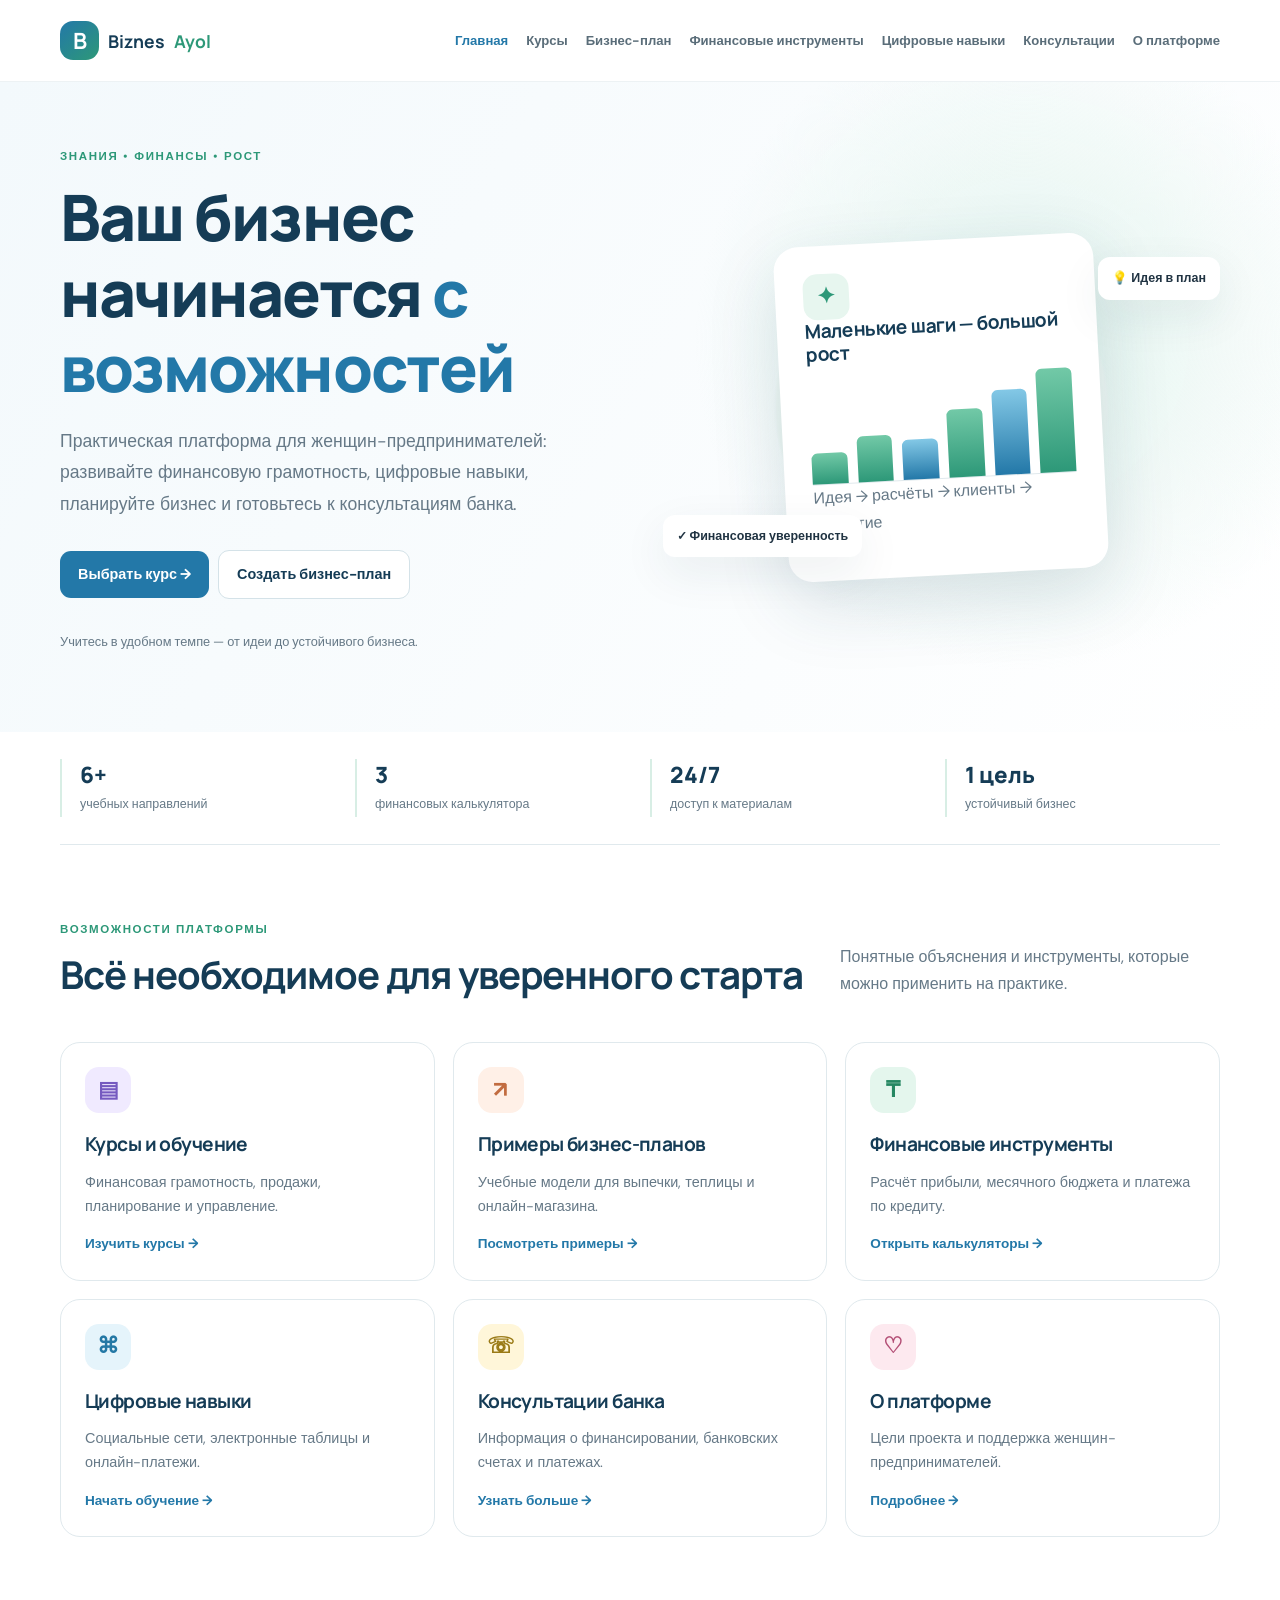
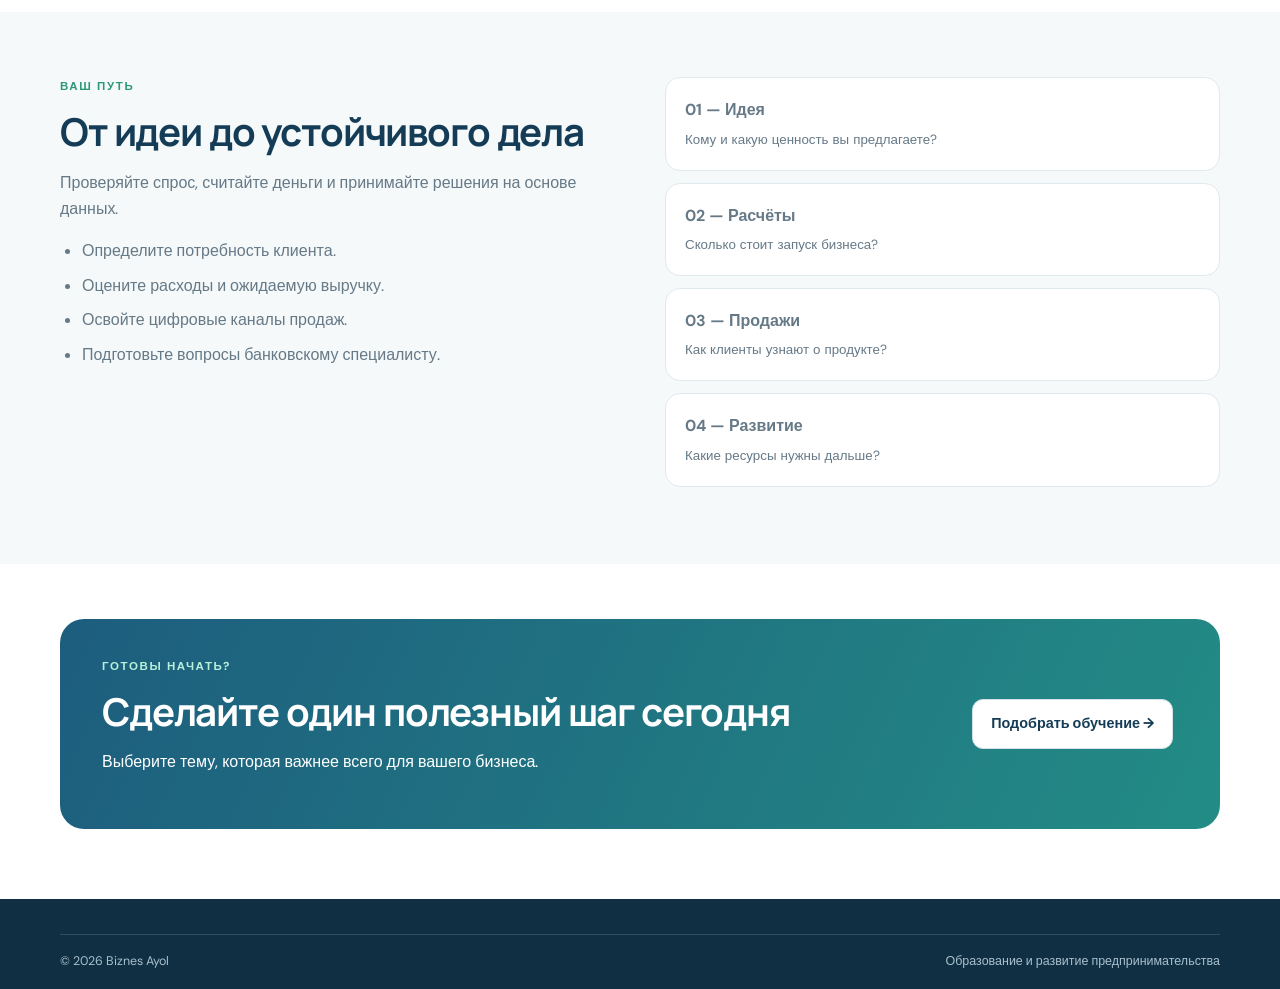
<file: index.html>
<!DOCTYPE html>
<html lang="ru">
<head>
    <meta charset="UTF-8">
    <meta name="viewport" content="width=device-width, initial-scale=1.0">
    <title>Biznes Ayol — бизнес для женщин</title>
    <link rel="stylesheet" href="css/style.css">
    <script src="js/main.js" defer></script>
</head>
<body>

<header>
    <a class="logo" href="index.html">
        <span>B</span> Biznes <b>Ayol</b>
    </a>

    <button class="menu" aria-label="Открыть меню">☰</button>

    <nav>
        <a class="active" href="index.html">Главная</a>
        <a href="courses.html">Курсы</a>
        <a href="business-plan.html">Бизнес-план</a>
        <a href="tools.html">Финансовые инструменты</a>
        <a href="digital.html">Цифровые навыки</a>
        <a href="consultations.html">Консультации</a>
        <a href="about.html">О платформе</a>
    </nav>
</header>

<main>
    <section class="hero">
        <div>
            <span class="eyebrow">Знания • Финансы • Рост</span>

            <h1>Ваш бизнес начинается
                <em>с возможностей</em>
            </h1>

            <p class="lead">
                Практическая платформа для женщин-предпринимателей:
                развивайте финансовую грамотность, цифровые навыки,
                планируйте бизнес и готовьтесь к консультациям банка.
            </p>

            <a class="btn" href="courses.html">Выбрать курс →</a>
            <a class="btn light" href="business-plan.html">
                Создать бизнес-план
            </a>

            <p class="micro">
                Учитесь в удобном темпе — от идеи до устойчивого бизнеса.
            </p>
        </div>

        <div class="hero-art">
            <div class="art-card">
                <div class="art-icon">✦</div>
                <h3>Маленькие шаги — большой рост</h3>

                <div class="bars">
                    <i></i><i></i><i></i>
                    <i></i><i></i><i></i>
                </div>

                <p>Идея → расчёты → клиенты → развитие</p>
            </div>

            <span class="float f1">💡 Идея в план</span>
            <span class="float f2">✓ Финансовая уверенность</span>
        </div>
    </section>

    <section class="stats">
        <div><b>6+</b><span>учебных направлений</span></div>
        <div><b>3</b><span>финансовых калькулятора</span></div>
        <div><b>24/7</b><span>доступ к материалам</span></div>
        <div><b>1 цель</b><span>устойчивый бизнес</span></div>
    </section>

    <section class="section wrap">
        <div class="heading">
            <div>
                <span class="eyebrow">Возможности платформы</span>
                <h2>Всё необходимое для уверенного старта</h2>
            </div>
            <p>Понятные объяснения и инструменты, которые можно применить на практике.</p>
        </div>

        <div class="grid">
            <a class="card" href="courses.html">
                <span class="icon lilac">▤</span>
                <h3>Курсы и обучение</h3>
                <p>Финансовая грамотность, продажи, планирование и управление.</p>
                <b>Изучить курсы →</b>
            </a>

            <a class="card" href="business-plan.html">
                <span class="icon peach">↗</span>
                <h3>Примеры бизнес-планов</h3>
                <p>Учебные модели для выпечки, теплицы и онлайн-магазина.</p>
                <b>Посмотреть примеры →</b>
            </a>

            <a class="card" href="tools.html">
                <span class="icon mint">₸</span>
                <h3>Финансовые инструменты</h3>
                <p>Расчёт прибыли, месячного бюджета и платежа по кредиту.</p>
                <b>Открыть калькуляторы →</b>
            </a>

            <a class="card" href="digital.html">
                <span class="icon blue">⌘</span>
                <h3>Цифровые навыки</h3>
                <p>Социальные сети, электронные таблицы и онлайн-платежи.</p>
                <b>Начать обучение →</b>
            </a>

            <a class="card" href="consultations.html">
                <span class="icon yellow">☏</span>
                <h3>Консультации банка</h3>
                <p>Информация о финансировании, банковских счетах и платежах.</p>
                <b>Узнать больше →</b>
            </a>

            <a class="card" href="about.html">
                <span class="icon rose">♡</span>
                <h3>О платформе</h3>
                <p>Цели проекта и поддержка женщин-предпринимателей.</p>
                <b>Подробнее →</b>
            </a>
        </div>
    </section>

    <section class="band">
        <div class="wrap split">
            <div>
                <span class="eyebrow">Ваш путь</span>
                <h2>От идеи до устойчивого дела</h2>

                <p>
                    Проверяйте спрос, считайте деньги и принимайте
                    решения на основе данных.
                </p>

                <ul>
                    <li>Определите потребность клиента.</li>
                    <li>Оцените расходы и ожидаемую выручку.</li>
                    <li>Освойте цифровые каналы продаж.</li>
                    <li>Подготовьте вопросы банковскому специалисту.</li>
                </ul>
            </div>

            <div class="steps">
                <p><b>01 — Идея</b><small>Кому и какую ценность вы предлагаете?</small></p>
                <p><b>02 — Расчёты</b><small>Сколько стоит запуск бизнеса?</small></p>
                <p><b>03 — Продажи</b><small>Как клиенты узнают о продукте?</small></p>
                <p><b>04 — Развитие</b><small>Какие ресурсы нужны дальше?</small></p>
            </div>
        </div>
    </section>

    <section class="cta wrap">
        <div>
            <span class="eyebrow">Готовы начать?</span>
            <h2>Сделайте один полезный шаг сегодня</h2>
            <p>Выберите тему, которая важнее всего для вашего бизнеса.</p>
        </div>

        <a class="btn light" href="courses.html">Подобрать обучение →</a>
    </section>
</main>

<footer>
    <div class="bottom wrap">
        <span>© 2026 Biznes Ayol</span>
        <span>Образование и развитие предпринимательства</span>
    </div>
</footer>

</body>
</html>
</file>
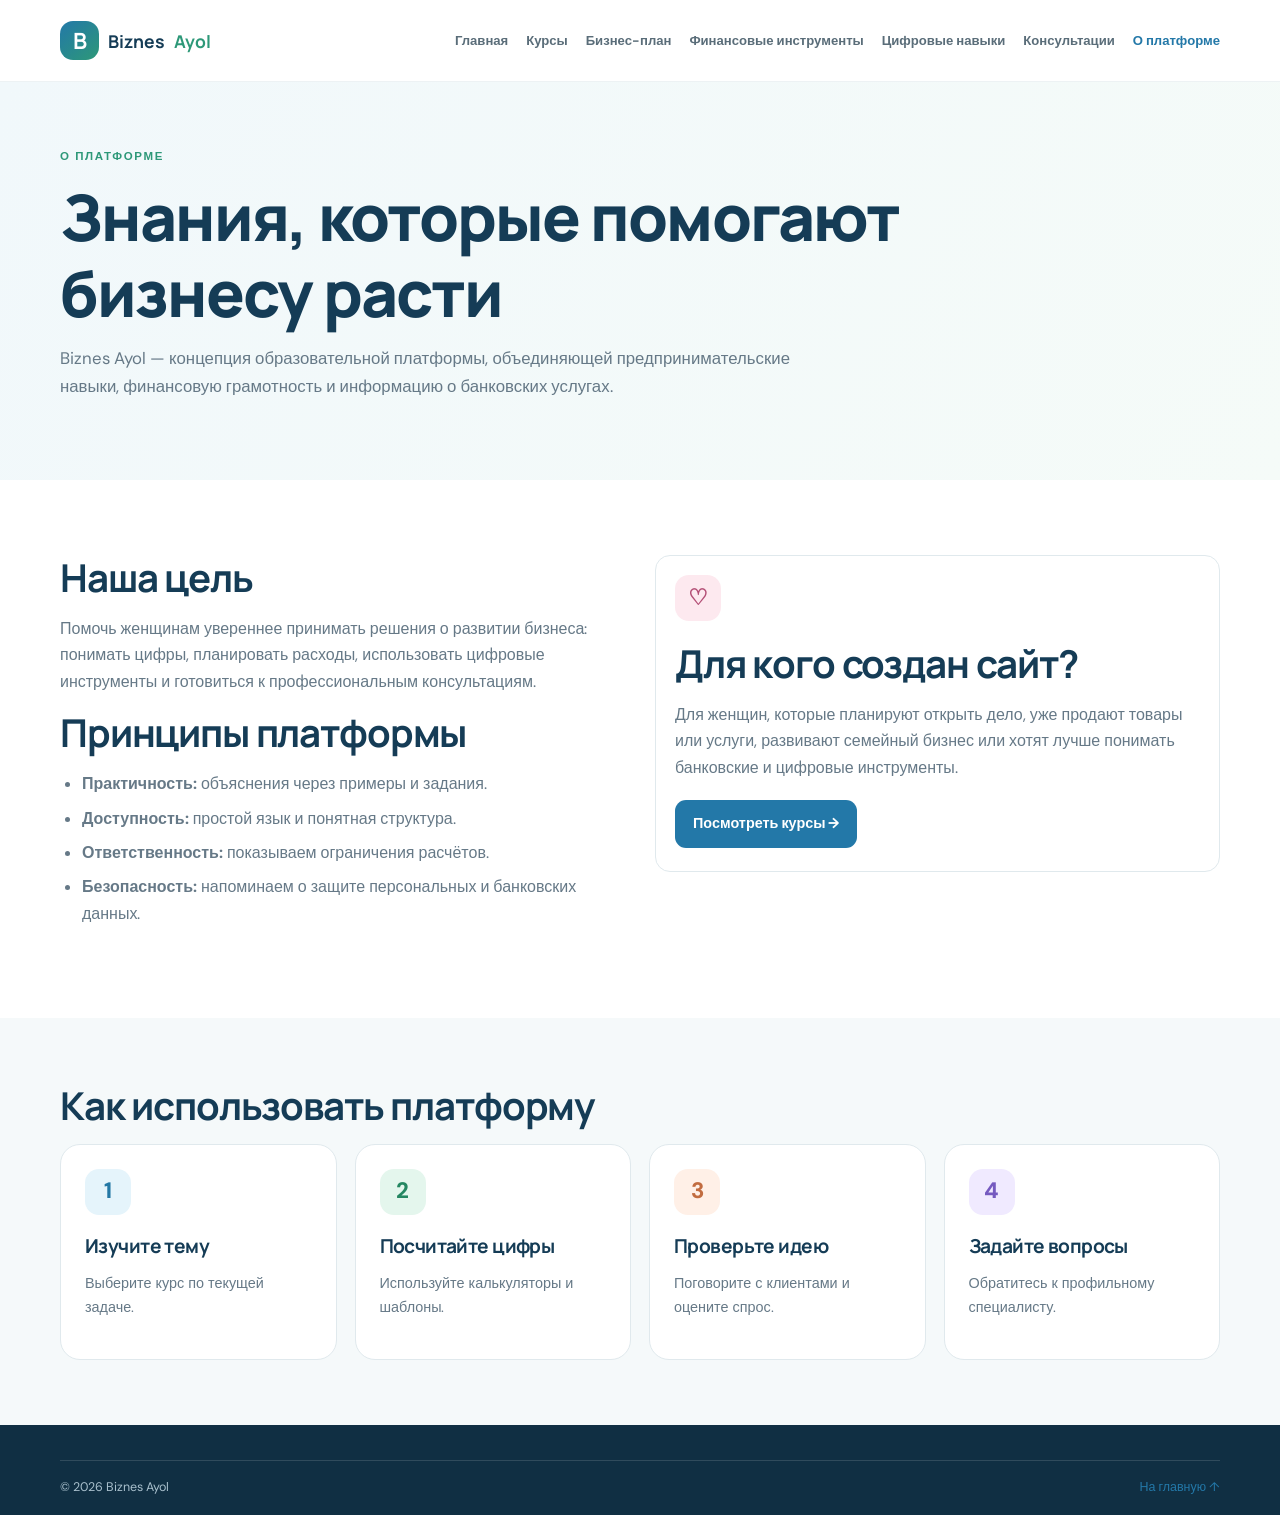
<file: about.html>
<!doctype html>
<html lang="ru">
<head>
  <meta charset="utf-8">
  <meta name="viewport" content="width=device-width,initial-scale=1">
  <title>О платформе — Biznes Ayol</title>
  <link rel="stylesheet" href="css/style.css">
  <script defer src="js/main.js"></script>
</head>
<body>
<header>
  <a class="logo" href="index.html"><span>B</span> Biznes <b>Ayol</b></a>
  <button class="menu">☰</button>
  <nav>
    <a href="index.html">Главная</a>
    <a href="courses.html">Курсы</a>
    <a href="business-plan.html">Бизнес-план</a>
    <a href="tools.html">Финансовые инструменты</a>
    <a href="digital.html">Цифровые навыки</a>
    <a href="consultations.html">Консультации</a>
    <a class="active" href="about.html">О платформе</a>
  </nav>
</header>

<main>
  <section class="pagehero">
    <div class="wrap">
      <span class="eyebrow">О платформе</span>
      <h1>Знания, которые помогают бизнесу расти</h1>
      <p>Biznes Ayol — концепция образовательной платформы, объединяющей предпринимательские навыки, финансовую грамотность и информацию о банковских услугах.</p>
    </div>
  </section>

  <section class="section wrap two">
    <div>
      <h2>Наша цель</h2>
      <p>Помочь женщинам увереннее принимать решения о развитии бизнеса: понимать цифры, планировать расходы, использовать цифровые инструменты и готовиться к профессиональным консультациям.</p>

      <h2>Принципы платформы</h2>
      <ul>
        <li><b>Практичность:</b> объяснения через примеры и задания.</li>
        <li><b>Доступность:</b> простой язык и понятная структура.</li>
        <li><b>Ответственность:</b> показываем ограничения расчётов.</li>
        <li><b>Безопасность:</b> напоминаем о защите персональных и банковских данных.</li>
      </ul>
    </div>

    <div class="tip">
      <span class="icon rose">♡</span>
      <h2>Для кого создан сайт?</h2>
      <p>Для женщин, которые планируют открыть дело, уже продают товары или услуги, развивают семейный бизнес или хотят лучше понимать банковские и цифровые инструменты.</p>
      <a class="btn" href="courses.html">Посмотреть курсы →</a>
    </div>
  </section>

  <section class="band">
    <div class="wrap">
      <h2>Как использовать платформу</h2>
      <div class="grid four">
        <div class="card">
          <span class="icon blue">1</span>
          <h3>Изучите тему</h3>
          <p>Выберите курс по текущей задаче.</p>
        </div>
        <div class="card">
          <span class="icon mint">2</span>
          <h3>Посчитайте цифры</h3>
          <p>Используйте калькуляторы и шаблоны.</p>
        </div>
        <div class="card">
          <span class="icon peach">3</span>
          <h3>Проверьте идею</h3>
          <p>Поговорите с клиентами и оцените спрос.</p>
        </div>
        <div class="card">
          <span class="icon lilac">4</span>
          <h3>Задайте вопросы</h3>
          <p>Обратитесь к профильному специалисту.</p>
        </div>
      </div>
    </div>
  </section>
</main>

<footer>
  <div class="bottom wrap">© 2026 Biznes Ayol <a href="index.html">На главную ↑</a></div>
</footer>
</body>
</html>
</file>
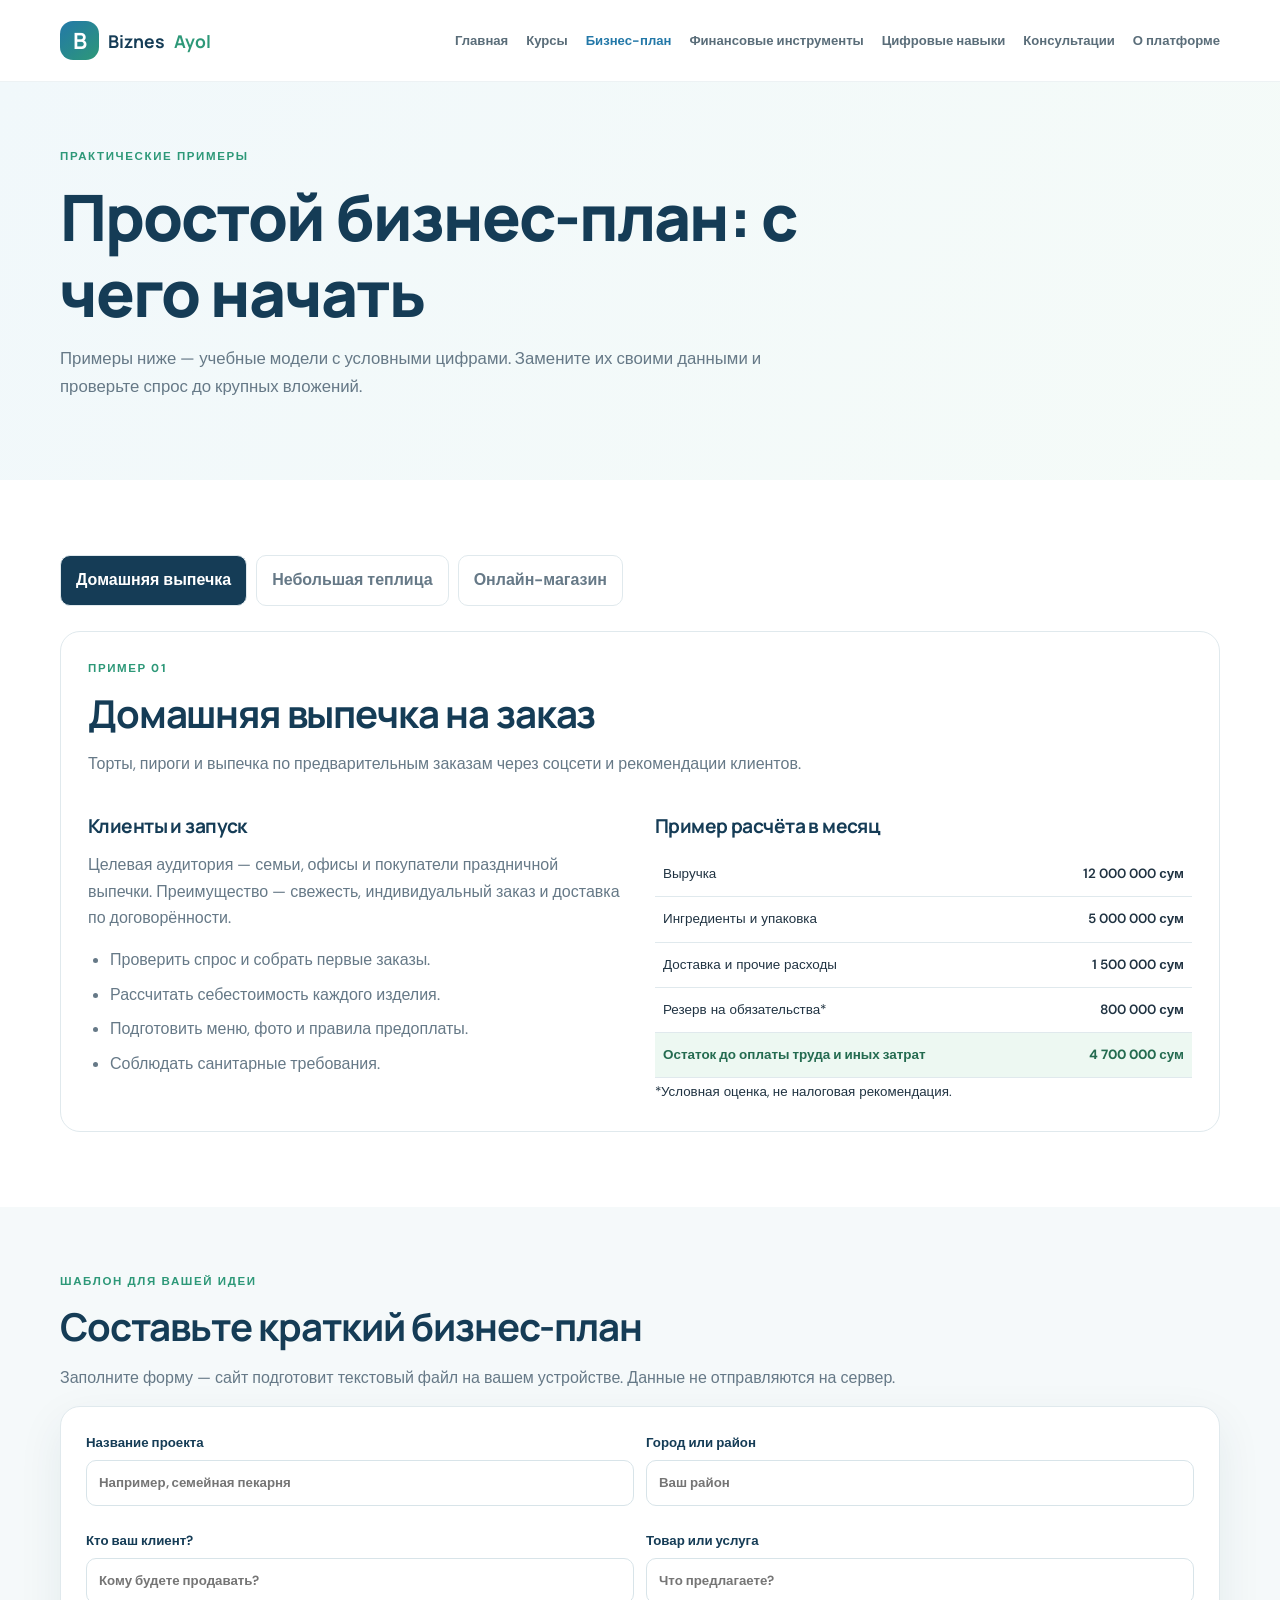
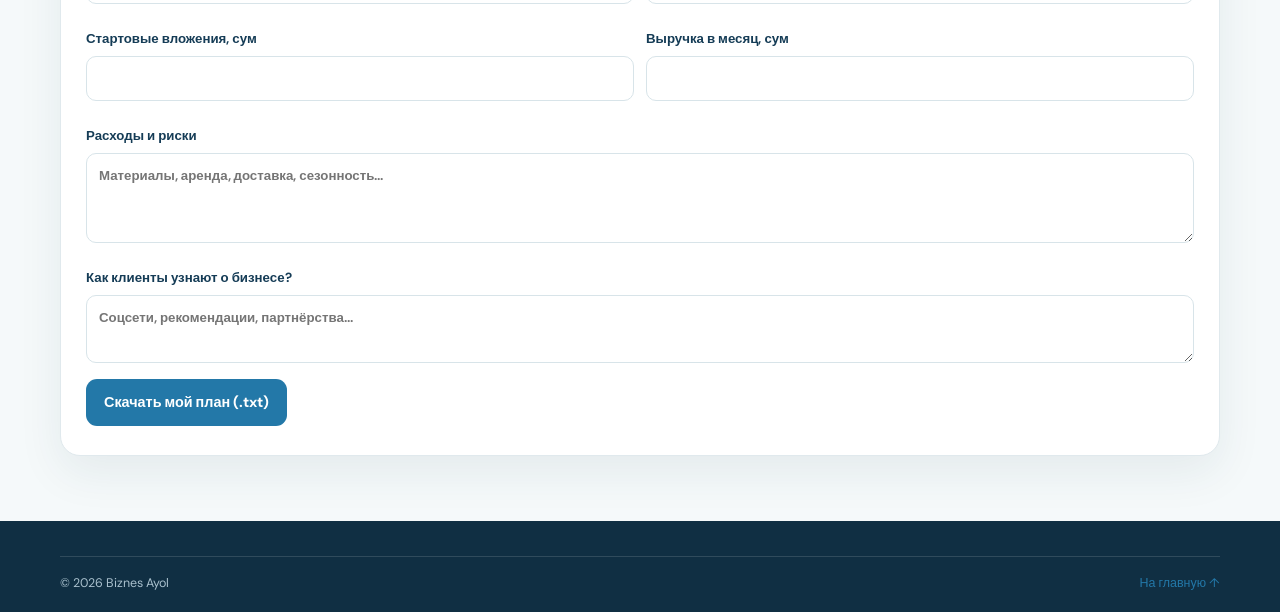
<file: business-plan.html>
<!doctype html>
<html lang="ru">
<head>
  <meta charset="utf-8">
  <meta name="viewport" content="width=device-width,initial-scale=1">
  <title>Бизнес-план — Biznes Ayol</title>
  <link rel="stylesheet" href="css/style.css">
  <script defer src="js/main.js"></script>
</head>
<body>
<header>
  <a class="logo" href="index.html"><span>B</span> Biznes <b>Ayol</b></a>
  <button class="menu">☰</button>
  <nav>
    <a href="index.html">Главная</a>
    <a href="courses.html">Курсы</a>
    <a class="active" href="business-plan.html">Бизнес-план</a>
    <a href="tools.html">Финансовые инструменты</a>
    <a href="digital.html">Цифровые навыки</a>
    <a href="consultations.html">Консультации</a>
    <a href="about.html">О платформе</a>
  </nav>
</header>

<main>
  <section class="pagehero">
    <div class="wrap">
      <span class="eyebrow">Практические примеры</span>
      <h1>Простой бизнес-план: с чего начать</h1>
      <p>Примеры ниже — учебные модели с условными цифрами. Замените их своими данными и проверьте спрос до крупных вложений.</p>
    </div>
  </section>

  <section class="section wrap">
    <div class="tabs">
      <button class="tab active" data-plan="bakery">Домашняя выпечка</button>
      <button class="tab" data-plan="greenhouse">Небольшая теплица</button>
      <button class="tab" data-plan="online">Онлайн-магазин</button>
    </div>

    <div class="plan active" id="plan-bakery">
      <span class="eyebrow">Пример 01</span>
      <h2>Домашняя выпечка на заказ</h2>
      <p>Торты, пироги и выпечка по предварительным заказам через соцсети и рекомендации клиентов.</p>
      <div class="two">
        <div>
          <h3>Клиенты и запуск</h3>
          <p>Целевая аудитория — семьи, офисы и покупатели праздничной выпечки. Преимущество — свежесть, индивидуальный заказ и доставка по договорённости.</p>
          <ul>
            <li>Проверить спрос и собрать первые заказы.</li>
            <li>Рассчитать себестоимость каждого изделия.</li>
            <li>Подготовить меню, фото и правила предоплаты.</li>
            <li>Соблюдать санитарные требования.</li>
          </ul>
        </div>
        <div>
          <h3>Пример расчёта в месяц</h3>
          <table>
            <tr><td>Выручка</td><td>12 000 000 сум</td></tr>
            <tr><td>Ингредиенты и упаковка</td><td>5 000 000 сум</td></tr>
            <tr><td>Доставка и прочие расходы</td><td>1 500 000 сум</td></tr>
            <tr><td>Резерв на обязательства*</td><td>800 000 сум</td></tr>
            <tr class="total"><td>Остаток до оплаты труда и иных затрат</td><td>4 700 000 сум</td></tr>
          </table>
          <small>*Условная оценка, не налоговая рекомендация.</small>
        </div>
      </div>
    </div>

    <div class="plan" id="plan-greenhouse">
      <span class="eyebrow">Пример 02</span>
      <h2>Небольшая теплица</h2>
      <p>Выращивание зелени и сезонных овощей для местного рынка, магазинов или постоянных покупателей.</p>
      <div class="two">
        <div>
          <h3>Клиенты и запуск</h3>
          <p>Рынки, продуктовые магазины, кафе и семьи. Важны качество, вода, сезонность, логистика и стабильность поставок.</p>
          <ul>
            <li>Изучить спрос и цены в районе.</li>
            <li>Оценить воду, отопление, семена и защиту растений.</li>
            <li>Составить календарь посадки и сбора.</li>
            <li>Договориться с покупателями заранее.</li>
          </ul>
        </div>
        <div>
          <h3>Пример расчёта в месяц</h3>
          <table>
            <tr><td>Выручка</td><td>18 000 000 сум</td></tr>
            <tr><td>Семена, удобрения, материалы</td><td>5 500 000 сум</td></tr>
            <tr><td>Вода, энергия, логистика</td><td>3 000 000 сум</td></tr>
            <tr><td>Труд и прочие расходы</td><td>4 000 000 сум</td></tr>
            <tr class="total"><td>Остаток до налогов и непредвиденных расходов</td><td>5 500 000 сум</td></tr>
          </table>
          <small>Цифры условные; учитывайте сезонность и колебания цен.</small>
        </div>
      </div>
    </div>

    <div class="plan" id="plan-online">
      <span class="eyebrow">Пример 03</span>
      <h2>Онлайн-магазин изделий ручной работы</h2>
      <p>Продажа текстиля, подарков или изделий через соцсети и мессенджеры.</p>
      <div class="two">
        <div>
          <h3>Клиенты и запуск</h3>
          <p>Покупатели подарков и изделий с индивидуальным дизайном. Важны фотографии, доверие, понятная цена и условия доставки.</p>
          <ul>
            <li>Начать с небольшой тестовой коллекции.</li>
            <li>Снять качественные фото и описать товар.</li>
            <li>Выбрать безопасный способ оплаты.</li>
            <li>Отслеживать заказы, возвраты и остатки.</li>
          </ul>
        </div>
        <div>
          <h3>Пример расчёта в месяц</h3>
          <table>
            <tr><td>Выручка</td><td>15 000 000 сум</td></tr>
            <tr><td>Закупка или производство</td><td>7 000 000 сум</td></tr>
            <tr><td>Реклама и доставка</td><td>2 000 000 сум</td></tr>
            <tr><td>Комиссии и прочие расходы</td><td>700 000 сум</td></tr>
            <tr class="total"><td>Остаток до налогов и оплаты труда</td><td>5 300 000 сум</td></tr>
          </table>
          <small>Учитывайте скидки, возвраты и непроданные остатки.</small>
        </div>
      </div>
    </div>
  </section>

  <section class="band">
    <div class="wrap">
      <span class="eyebrow">Шаблон для вашей идеи</span>
      <h2>Составьте краткий бизнес-план</h2>
      <p>Заполните форму — сайт подготовит текстовый файл на вашем устройстве. Данные не отправляются на сервер.</p>

      <form id="bp-form" class="form">
        <div class="formgrid">
          <label>Название проекта
            <input id="bp-name" required placeholder="Например, семейная пекарня">
          </label>
          <label>Город или район
            <input id="bp-place" placeholder="Ваш район">
          </label>
          <label>Кто ваш клиент?
            <input id="bp-customer" required placeholder="Кому будете продавать?">
          </label>
          <label>Товар или услуга
            <input id="bp-product" required placeholder="Что предлагаете?">
          </label>
          <label>Стартовые вложения, сум
            <input id="bp-invest" type="number" min="0">
          </label>
          <label>Выручка в месяц, сум
            <input id="bp-revenue" type="number" min="0">
          </label>
          <label class="wide">Расходы и риски
            <textarea id="bp-costs" rows="3" placeholder="Материалы, аренда, доставка, сезонность..."></textarea>
          </label>
          <label class="wide">Как клиенты узнают о бизнесе?
            <textarea id="bp-marketing" rows="2" placeholder="Соцсети, рекомендации, партнёрства..."></textarea>
          </label>
        </div>
        <button class="btn" type="submit">Скачать мой план (.txt)</button>
      </form>
    </div>
  </section>
</main>

<footer>
  <div class="bottom wrap">© 2026 Biznes Ayol <a href="index.html">На главную ↑</a></div>
</footer>
</body>
</html>
</file>
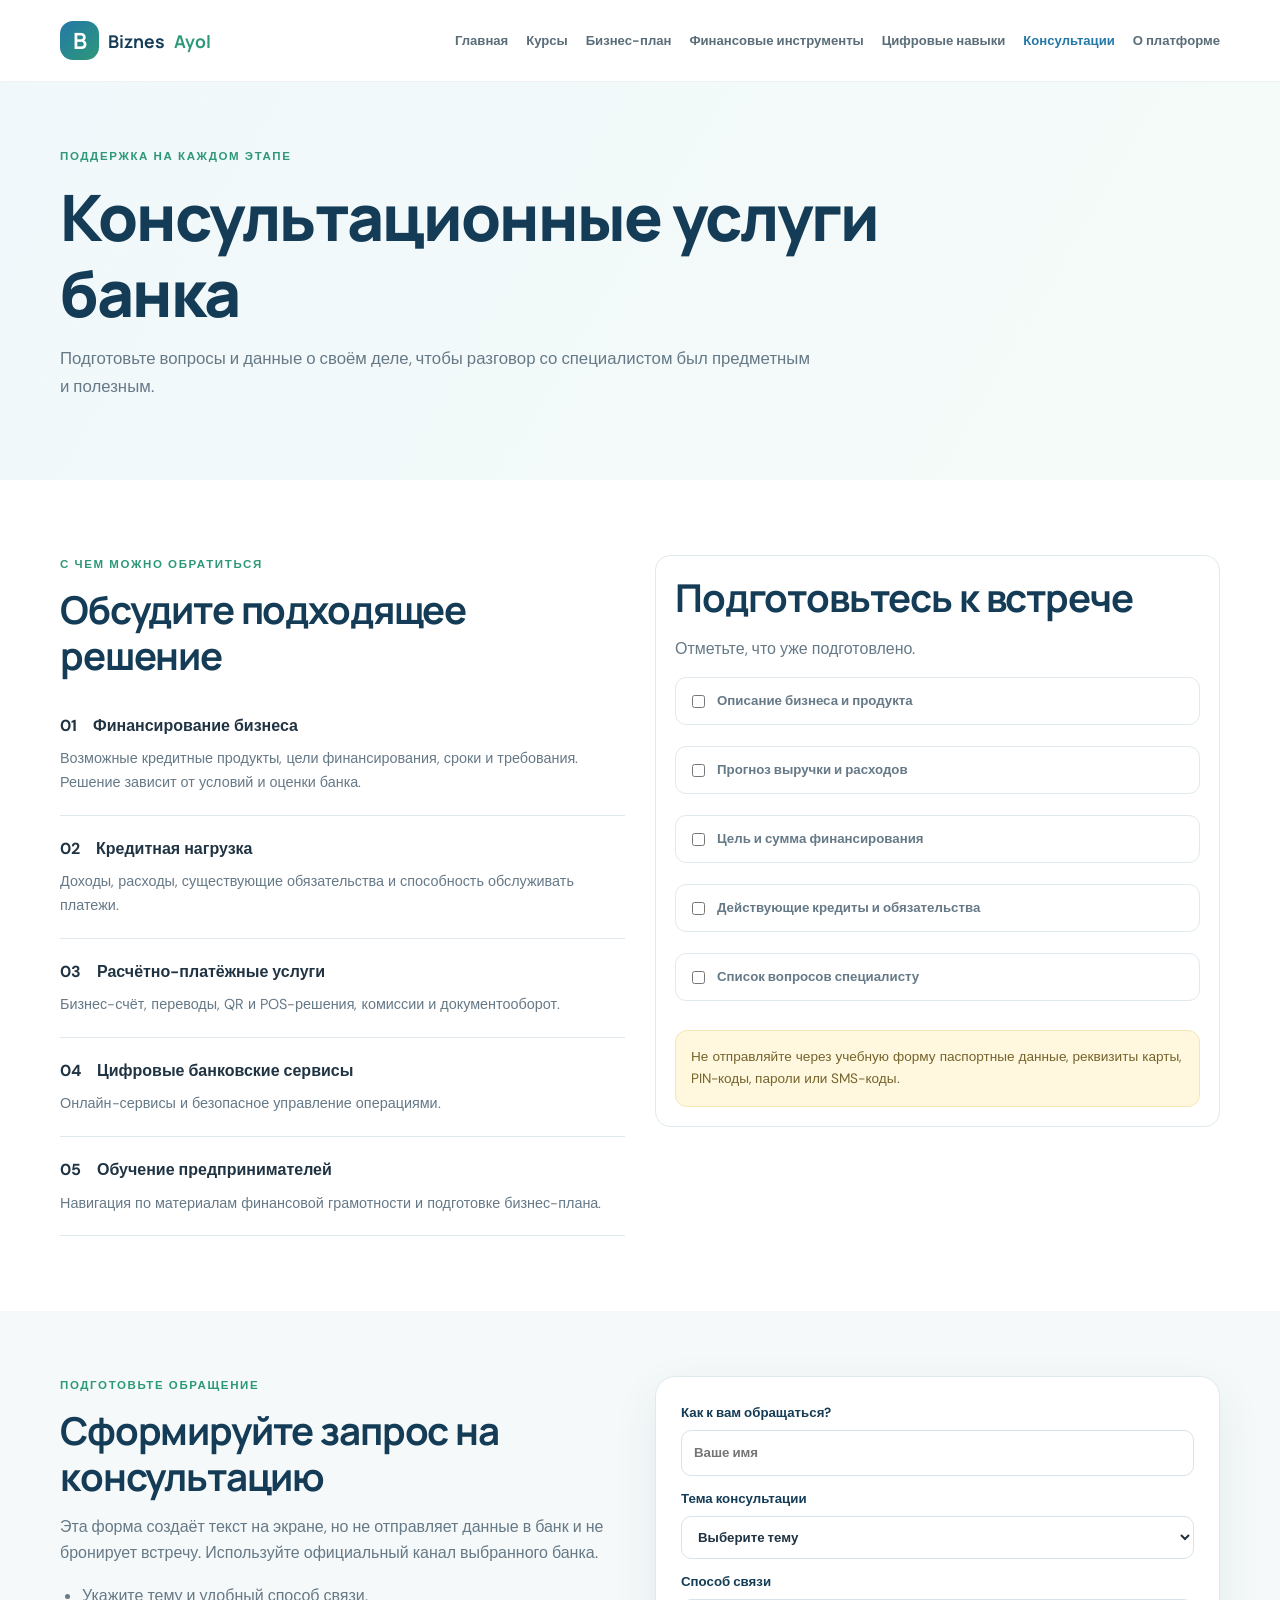
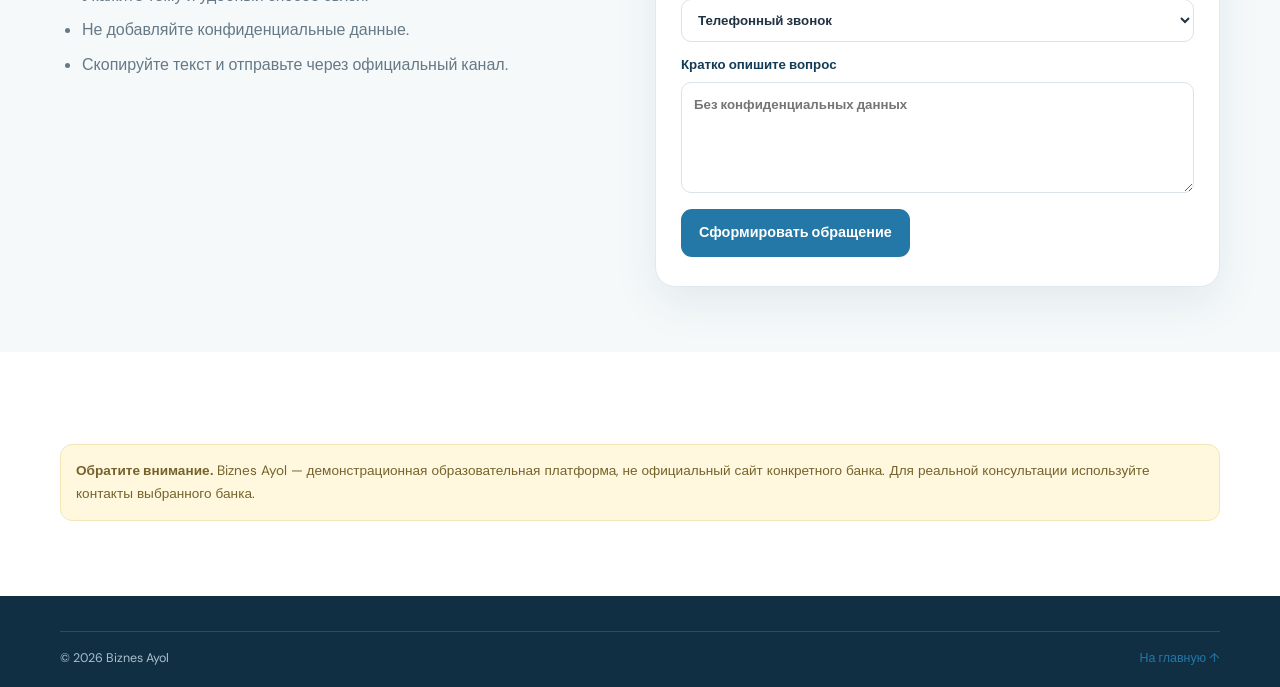
<file: consultations.html>
<!doctype html>
<html lang="ru">
<head>
  <meta charset="utf-8">
  <meta name="viewport" content="width=device-width,initial-scale=1">
  <title>Консультации банка — Biznes Ayol</title>
  <link rel="stylesheet" href="css/style.css">
  <script defer src="js/main.js"></script>
</head>
<body>
<header>
  <a class="logo" href="index.html"><span>B</span> Biznes <b>Ayol</b></a>
  <button class="menu">☰</button>
  <nav>
    <a href="index.html">Главная</a>
    <a href="courses.html">Курсы</a>
    <a href="business-plan.html">Бизнес-план</a>
    <a href="tools.html">Финансовые инструменты</a>
    <a href="digital.html">Цифровые навыки</a>
    <a class="active" href="consultations.html">Консультации</a>
    <a href="about.html">О платформе</a>
  </nav>
</header>

<main>
  <section class="pagehero">
    <div class="wrap">
      <span class="eyebrow">Поддержка на каждом этапе</span>
      <h1>Консультационные услуги банка</h1>
      <p>Подготовьте вопросы и данные о своём деле, чтобы разговор со специалистом был предметным и полезным.</p>
    </div>
  </section>

  <section class="section wrap two">
    <div>
      <span class="eyebrow">С чем можно обратиться</span>
      <h2>Обсудите подходящее решение</h2>

      <div class="service">
        <b>01　Финансирование бизнеса</b>
        <p>Возможные кредитные продукты, цели финансирования, сроки и требования. Решение зависит от условий и оценки банка.</p>
      </div>

      <div class="service">
        <b>02　Кредитная нагрузка</b>
        <p>Доходы, расходы, существующие обязательства и способность обслуживать платежи.</p>
      </div>

      <div class="service">
        <b>03　Расчётно-платёжные услуги</b>
        <p>Бизнес-счёт, переводы, QR и POS-решения, комиссии и документооборот.</p>
      </div>

      <div class="service">
        <b>04　Цифровые банковские сервисы</b>
        <p>Онлайн-сервисы и безопасное управление операциями.</p>
      </div>

      <div class="service">
        <b>05　Обучение предпринимателей</b>
        <p>Навигация по материалам финансовой грамотности и подготовке бизнес-плана.</p>
      </div>
    </div>

    <aside class="tip">
      <h2>Подготовьтесь к встрече</h2>
      <p>Отметьте, что уже подготовлено.</p>
      <div class="checkgrid one">
        <label><input type="checkbox"> Описание бизнеса и продукта</label>
        <label><input type="checkbox"> Прогноз выручки и расходов</label>
        <label><input type="checkbox"> Цель и сумма финансирования</label>
        <label><input type="checkbox"> Действующие кредиты и обязательства</label>
        <label><input type="checkbox"> Список вопросов специалисту</label>
      </div>
      <div class="notice">Не отправляйте через учебную форму паспортные данные, реквизиты карты, PIN-коды, пароли или SMS-коды.</div>
    </aside>
  </section>

  <section class="band">
    <div class="wrap two">
      <div>
        <span class="eyebrow">Подготовьте обращение</span>
        <h2>Сформируйте запрос на консультацию</h2>
        <p>Эта форма создаёт текст на экране, но не отправляет данные в банк и не бронирует встречу. Используйте официальный канал выбранного банка.</p>
        <ul>
          <li>Укажите тему и удобный способ связи.</li>
          <li>Не добавляйте конфиденциальные данные.</li>
          <li>Скопируйте текст и отправьте через официальный канал.</li>
        </ul>
      </div>

      <form class="form" id="consult-form">
        <label>Как к вам обращаться?
          <input id="c-name" required placeholder="Ваше имя">
        </label>

        <label>Тема консультации
          <select id="c-topic" required>
            <option value="">Выберите тему</option>
            <option>Финансирование бизнеса</option>
            <option>Платёжные услуги и бизнес-счёт</option>
            <option>Цифровые банковские сервисы</option>
            <option>Финансовая грамотность</option>
            <option>Другая тема</option>
          </select>
        </label>

        <label>Способ связи
          <select id="c-channel">
            <option>Телефонный звонок</option>
            <option>Встреча в отделении</option>
            <option>Онлайн-консультация</option>
          </select>
        </label>

        <label>Кратко опишите вопрос
          <textarea id="c-message" rows="4" placeholder="Без конфиденциальных данных"></textarea>
        </label>

        <button class="btn">Сформировать обращение</button>
        <div class="generated" id="c-result" hidden></div>
      </form>
    </div>
  </section>

  <section class="section wrap">
    <div class="notice">
      <b>Обратите внимание.</b>
      Biznes Ayol — демонстрационная образовательная платформа, не официальный сайт конкретного банка. Для реальной консультации используйте контакты выбранного банка.
    </div>
  </section>
</main>

<footer>
  <div class="bottom wrap">© 2026 Biznes Ayol <a href="index.html">На главную ↑</a></div>
</footer>
</body>
</html>
</file>
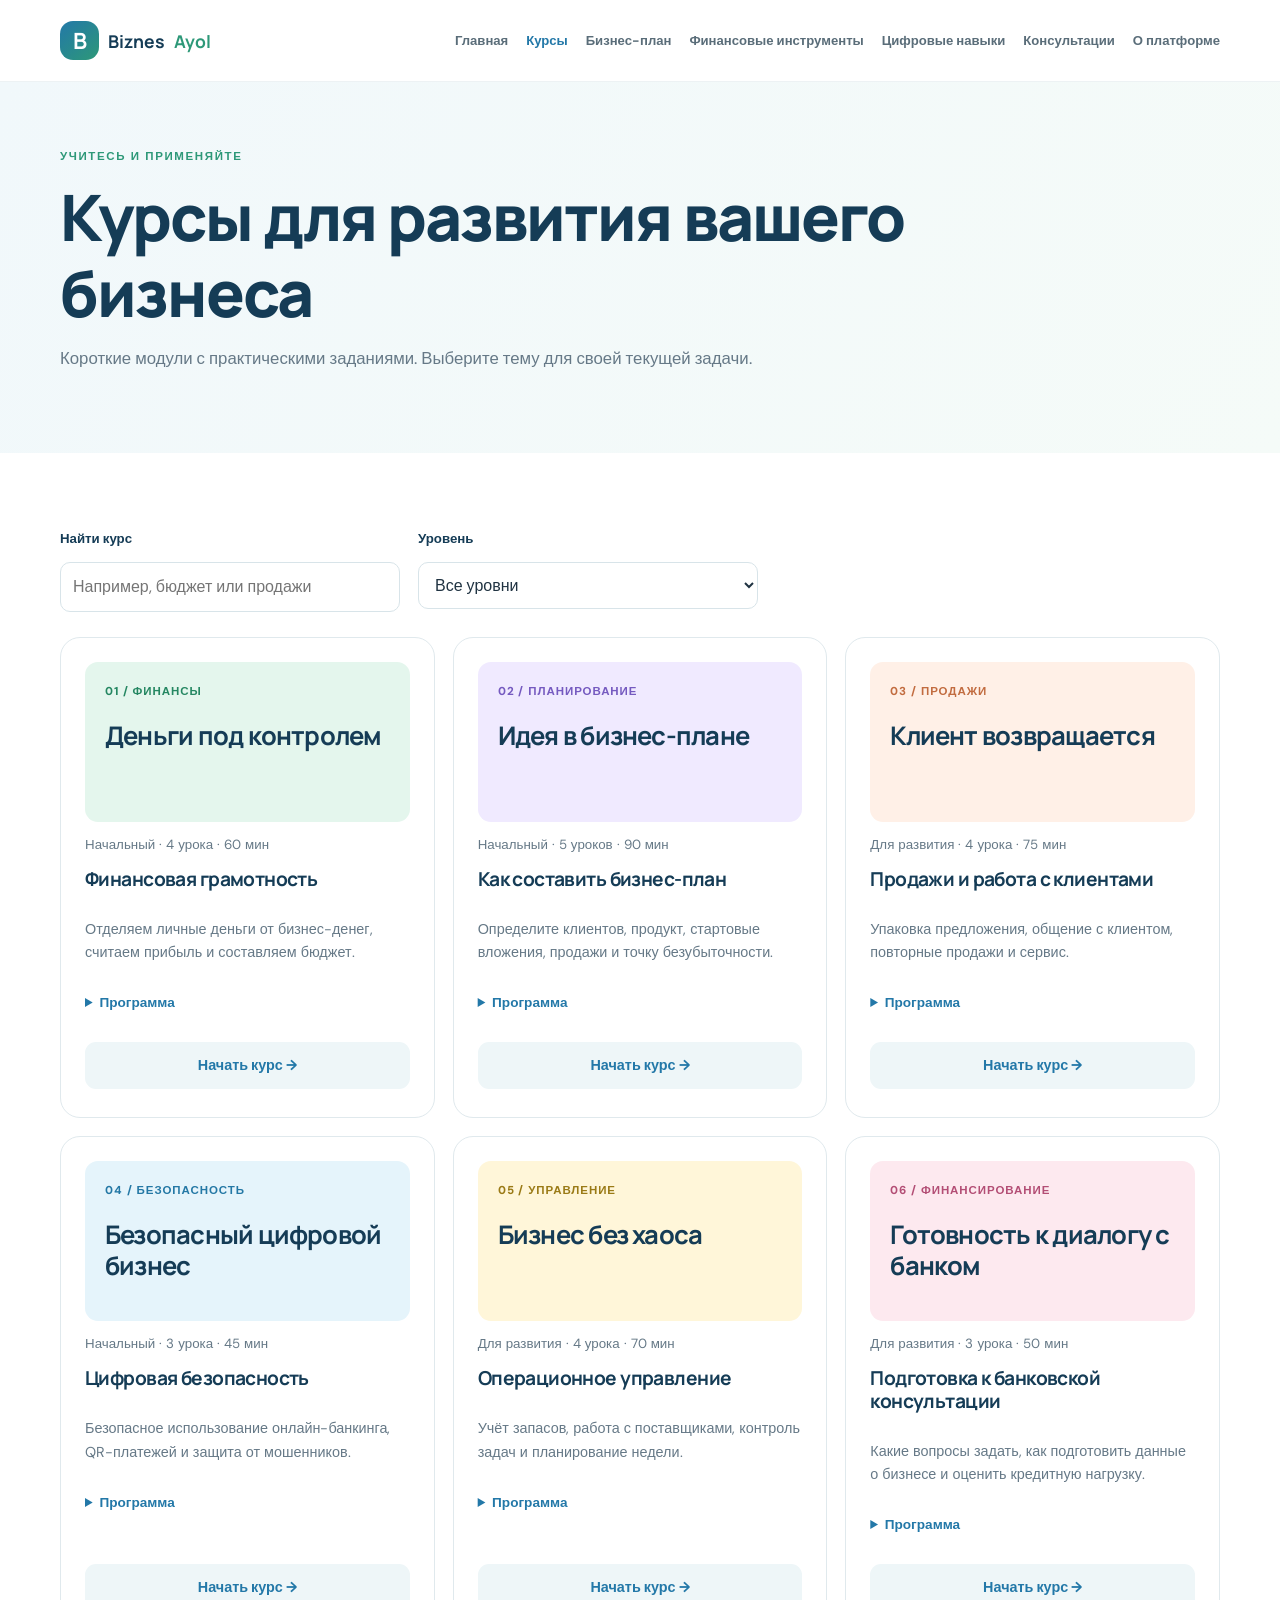
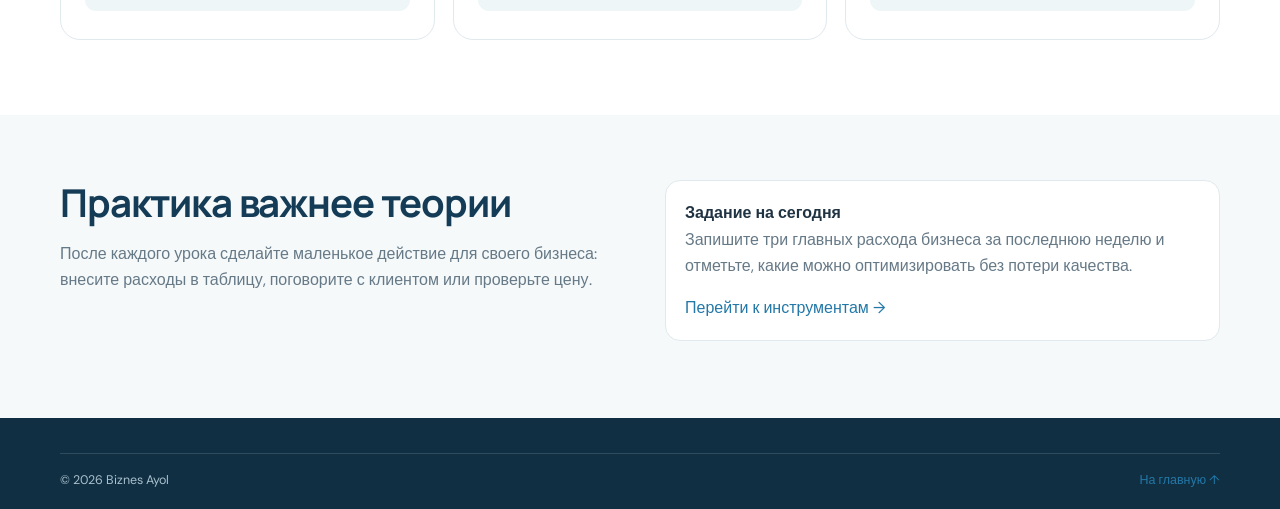
<file: courses.html>
<!doctype html>
<html lang="ru">
<head>
  <meta charset="utf-8">
  <meta name="viewport" content="width=device-width,initial-scale=1">
  <title>Курсы — Biznes Ayol</title>
  <link rel="stylesheet" href="css/style.css">
  <script defer src="js/main.js"></script>
</head>
<body>
<header>
  <a class="logo" href="index.html"><span>B</span> Biznes <b>Ayol</b></a>
  <button class="menu">☰</button>
  <nav>
    <a href="index.html">Главная</a>
    <a class="active" href="courses.html">Курсы</a>
    <a href="business-plan.html">Бизнес-план</a>
    <a href="tools.html">Финансовые инструменты</a>
    <a href="digital.html">Цифровые навыки</a>
    <a href="consultations.html">Консультации</a>
    <a href="about.html">О платформе</a>
  </nav>
</header>

<main>
  <section class="pagehero">
    <div class="wrap">
      <span class="eyebrow">Учитесь и применяйте</span>
      <h1>Курсы для развития вашего бизнеса</h1>
      <p>Короткие модули с практическими заданиями. Выберите тему для своей текущей задачи.</p>
    </div>
  </section>

  <section class="section wrap">
    <div class="filters">
      <div>
        <label for="search">Найти курс</label>
        <input id="search" placeholder="Например, бюджет или продажи">
      </div>
      <div>
        <label for="level">Уровень</label>
        <select id="level">
          <option value="all">Все уровни</option>
          <option value="start">Начальный</option>
          <option value="grow">Для развития</option>
        </select>
      </div>
    </div>

    <div class="grid courses" id="courses">
      <article class="card course" data-level="start" data-key="финансовая грамотность бюджет прибыль расходы">
        <div class="cover mint">01 / ФИНАНСЫ<h2>Деньги под контролем</h2></div>
        <small>Начальный · 4 урока · 60 мин</small>
        <h3>Финансовая грамотность</h3>
        <p>Отделяем личные деньги от бизнес-денег, считаем прибыль и составляем бюджет.</p>
        <details>
          <summary>Программа</summary>
          <ol>
            <li>Доходы, расходы и прибыль.</li>
            <li>Личный и бизнес-бюджет.</li>
            <li>Финансовая подушка.</li>
            <li>Практика: бюджет на месяц.</li>
          </ol>
        </details>
        <button class="btn secondary start-course" data-title="Финансовая грамотность">Начать курс →</button>
      </article>

      <article class="card course" data-level="start" data-key="бизнес план идея клиент расходы">
        <div class="cover lilac">02 / ПЛАНИРОВАНИЕ<h2>Идея в бизнес-плане</h2></div>
        <small>Начальный · 5 уроков · 90 мин</small>
        <h3>Как составить бизнес-план</h3>
        <p>Определите клиентов, продукт, стартовые вложения, продажи и точку безубыточности.</p>
        <details>
          <summary>Программа</summary>
          <ol>
            <li>Целевой клиент.</li>
            <li>Продукт и преимущества.</li>
            <li>Маркетинг и продажи.</li>
            <li>Расходы и прогноз дохода.</li>
            <li>Риски и план действий.</li>
          </ol>
        </details>
        <button class="btn secondary start-course" data-title="Как составить бизнес-план">Начать курс →</button>
      </article>

      <article class="card course" data-level="grow" data-key="продажи маркетинг клиент сервис продвижение">
        <div class="cover peach">03 / ПРОДАЖИ<h2>Клиент возвращается</h2></div>
        <small>Для развития · 4 урока · 75 мин</small>
        <h3>Продажи и работа с клиентами</h3>
        <p>Упаковка предложения, общение с клиентом, повторные продажи и сервис.</p>
        <details>
          <summary>Программа</summary>
          <ol>
            <li>Портрет клиента.</li>
            <li>Ценность и цена.</li>
            <li>Сценарий общения.</li>
            <li>Отзывы и повторные продажи.</li>
          </ol>
        </details>
        <button class="btn secondary start-course" data-title="Продажи и работа с клиентами">Начать курс →</button>
      </article>

      <article class="card course" data-level="start" data-key="цифровая безопасность платежи интернет банк мошенничество">
        <div class="cover blue">04 / БЕЗОПАСНОСТЬ<h2>Безопасный цифровой бизнес</h2></div>
        <small>Начальный · 3 урока · 45 мин</small>
        <h3>Цифровая безопасность</h3>
        <p>Безопасное использование онлайн-банкинга, QR-платежей и защита от мошенников.</p>
        <details>
          <summary>Программа</summary>
          <ol>
            <li>Пароли и двухфакторная защита.</li>
            <li>Распознавание мошенничества.</li>
            <li>Безопасные платежи.</li>
          </ol>
        </details>
        <button class="btn secondary start-course" data-title="Цифровая безопасность">Начать курс →</button>
      </article>

      <article class="card course" data-level="grow" data-key="управление запасы команда поставщики процессы">
        <div class="cover yellow">05 / УПРАВЛЕНИЕ<h2>Бизнес без хаоса</h2></div>
        <small>Для развития · 4 урока · 70 мин</small>
        <h3>Операционное управление</h3>
        <p>Учёт запасов, работа с поставщиками, контроль задач и планирование недели.</p>
        <details>
          <summary>Программа</summary>
          <ol>
            <li>Бизнес-процессы.</li>
            <li>Учёт товара и материалов.</li>
            <li>Планирование задач.</li>
            <li>Контроль качества.</li>
          </ol>
        </details>
        <button class="btn secondary start-course" data-title="Операционное управление">Начать курс →</button>
      </article>

      <article class="card course" data-level="grow" data-key="кредит финансирование банк заявка документы проценты">
        <div class="cover rose">06 / ФИНАНСИРОВАНИЕ<h2>Готовность к диалогу с банком</h2></div>
        <small>Для развития · 3 урока · 50 мин</small>
        <h3>Подготовка к банковской консультации</h3>
        <p>Какие вопросы задать, как подготовить данные о бизнесе и оценить кредитную нагрузку.</p>
        <details>
          <summary>Программа</summary>
          <ol>
            <li>Цель финансирования.</li>
            <li>Доходы, расходы и денежный поток.</li>
            <li>Документы и вопросы специалисту.</li>
          </ol>
        </details>
        <button class="btn secondary start-course" data-title="Подготовка к банковской консультации">Начать курс →</button>
      </article>
    </div>

    <p id="no-courses" hidden>Курсы не найдены. Попробуйте изменить поиск.</p>
  </section>

  <section class="band">
    <div class="wrap split">
      <div>
        <h2>Практика важнее теории</h2>
        <p>После каждого урока сделайте маленькое действие для своего бизнеса: внесите расходы в таблицу, поговорите с клиентом или проверьте цену.</p>
      </div>
      <div class="tip">
        <b>Задание на сегодня</b>
        <p>Запишите три главных расхода бизнеса за последнюю неделю и отметьте, какие можно оптимизировать без потери качества.</p>
        <a href="tools.html">Перейти к инструментам →</a>
      </div>
    </div>
  </section>
</main>

<footer>
  <div class="bottom wrap">© 2026 Biznes Ayol <a href="index.html">На главную ↑</a></div>
</footer>
</body>
</html>
</file>
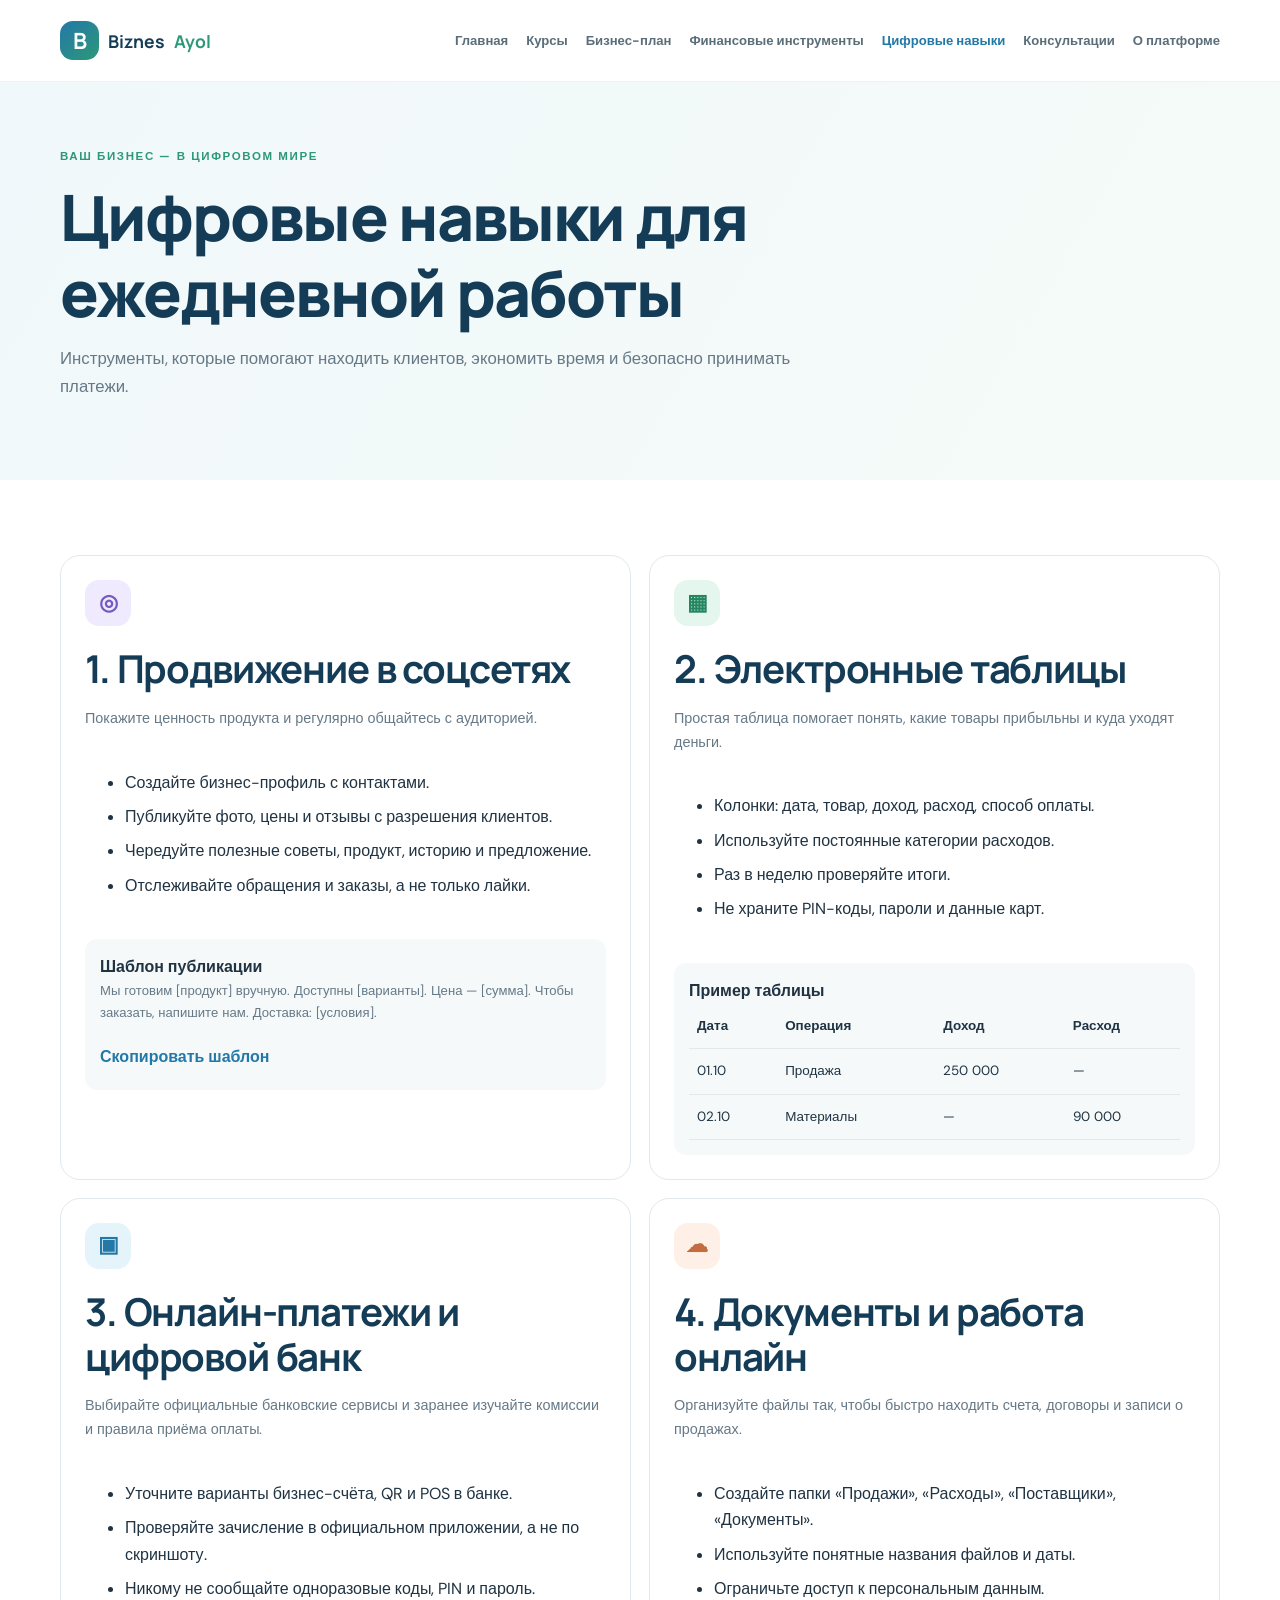
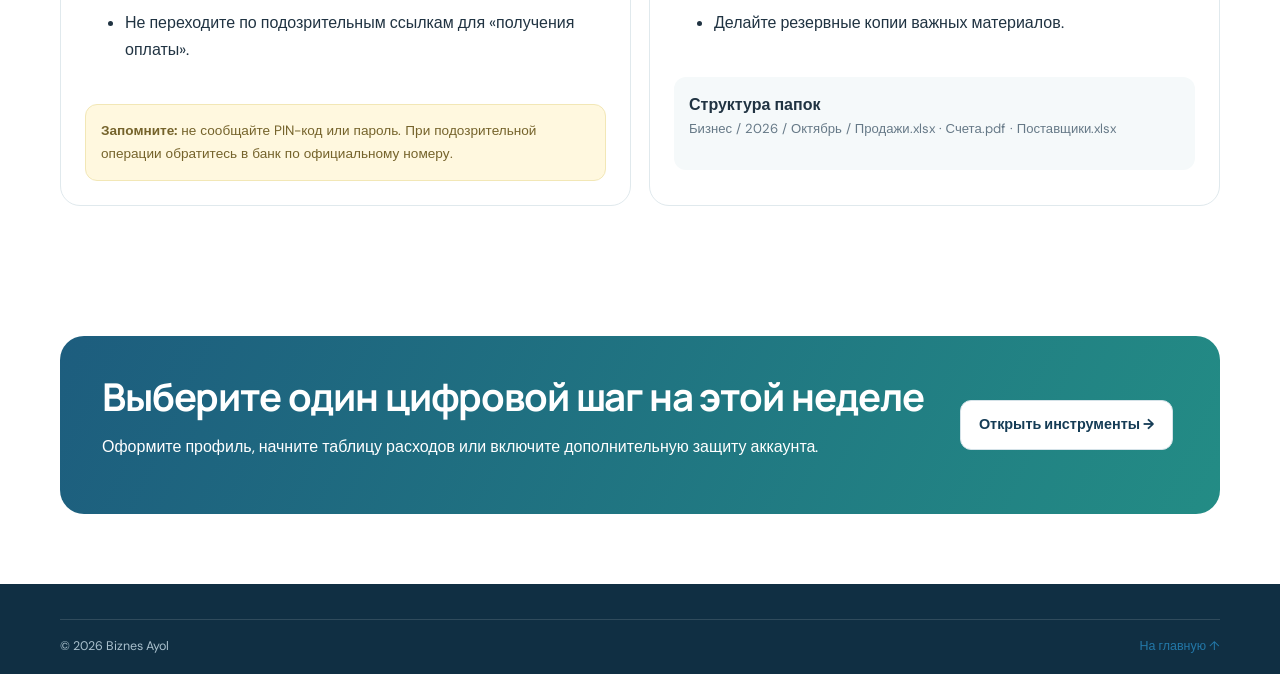
<file: digital.html>
<!doctype html>
<html lang="ru">
<head>
  <meta charset="utf-8">
  <meta name="viewport" content="width=device-width,initial-scale=1">
  <title>Цифровые навыки — Biznes Ayol</title>
  <link rel="stylesheet" href="css/style.css">
  <script defer src="js/main.js"></script>
</head>
<body>
<header>
  <a class="logo" href="index.html"><span>B</span> Biznes <b>Ayol</b></a>
  <button class="menu">☰</button>
  <nav>
    <a href="index.html">Главная</a>
    <a href="courses.html">Курсы</a>
    <a href="business-plan.html">Бизнес-план</a>
    <a href="tools.html">Финансовые инструменты</a>
    <a class="active" href="digital.html">Цифровые навыки</a>
    <a href="consultations.html">Консультации</a>
    <a href="about.html">О платформе</a>
  </nav>
</header>

<main>
  <section class="pagehero">
    <div class="wrap">
      <span class="eyebrow">Ваш бизнес — в цифровом мире</span>
      <h1>Цифровые навыки для ежедневной работы</h1>
      <p>Инструменты, которые помогают находить клиентов, экономить время и безопасно принимать платежи.</p>
    </div>
  </section>

  <section class="section wrap grid digital">
    <article class="card">
      <span class="icon lilac">◎</span>
      <h2>1. Продвижение в соцсетях</h2>
      <p>Покажите ценность продукта и регулярно общайтесь с аудиторией.</p>
      <ul>
        <li>Создайте бизнес-профиль с контактами.</li>
        <li>Публикуйте фото, цены и отзывы с разрешения клиентов.</li>
        <li>Чередуйте полезные советы, продукт, историю и предложение.</li>
        <li>Отслеживайте обращения и заказы, а не только лайки.</li>
      </ul>
      <div class="example">
        <b>Шаблон публикации</b>
        <p id="post-template">Мы готовим [продукт] вручную. Доступны [варианты]. Цена — [сумма]. Чтобы заказать, напишите нам. Доставка: [условия].</p>
        <button class="copy">Скопировать шаблон</button>
      </div>
    </article>

    <article class="card">
      <span class="icon mint">▦</span>
      <h2>2. Электронные таблицы</h2>
      <p>Простая таблица помогает понять, какие товары прибыльны и куда уходят деньги.</p>
      <ul>
        <li>Колонки: дата, товар, доход, расход, способ оплаты.</li>
        <li>Используйте постоянные категории расходов.</li>
        <li>Раз в неделю проверяйте итоги.</li>
        <li>Не храните PIN-коды, пароли и данные карт.</li>
      </ul>
      <div class="example">
        <b>Пример таблицы</b>
        <table>
          <tr><th>Дата</th><th>Операция</th><th>Доход</th><th>Расход</th></tr>
          <tr><td>01.10</td><td>Продажа</td><td>250 000</td><td>—</td></tr>
          <tr><td>02.10</td><td>Материалы</td><td>—</td><td>90 000</td></tr>
        </table>
      </div>
    </article>

    <article class="card">
      <span class="icon blue">▣</span>
      <h2>3. Онлайн-платежи и цифровой банк</h2>
      <p>Выбирайте официальные банковские сервисы и заранее изучайте комиссии и правила приёма оплаты.</p>
      <ul>
        <li>Уточните варианты бизнес-счёта, QR и POS в банке.</li>
        <li>Проверяйте зачисление в официальном приложении, а не по скриншоту.</li>
        <li>Никому не сообщайте одноразовые коды, PIN и пароль.</li>
        <li>Не переходите по подозрительным ссылкам для «получения оплаты».</li>
      </ul>
      <div class="notice">
        <b>Запомните:</b> не сообщайте PIN-код или пароль. При подозрительной операции обратитесь в банк по официальному номеру.
      </div>
    </article>

    <article class="card">
      <span class="icon peach">☁</span>
      <h2>4. Документы и работа онлайн</h2>
      <p>Организуйте файлы так, чтобы быстро находить счета, договоры и записи о продажах.</p>
      <ul>
        <li>Создайте папки «Продажи», «Расходы», «Поставщики», «Документы».</li>
        <li>Используйте понятные названия файлов и даты.</li>
        <li>Ограничьте доступ к персональным данным.</li>
        <li>Делайте резервные копии важных материалов.</li>
      </ul>
      <div class="example">
        <b>Структура папок</b>
        <p>Бизнес / 2026 / Октябрь / Продажи.xlsx · Счета.pdf · Поставщики.xlsx</p>
      </div>
    </article>
  </section>

  <section class="cta wrap">
    <div>
      <h2>Выберите один цифровой шаг на этой неделе</h2>
      <p>Оформите профиль, начните таблицу расходов или включите дополнительную защиту аккаунта.</p>
    </div>
    <a class="btn light" href="tools.html">Открыть инструменты →</a>
  </section>
</main>

<footer>
  <div class="bottom wrap">© 2026 Biznes Ayol <a href="index.html">На главную ↑</a></div>
</footer>
</body>
</html>
</file>
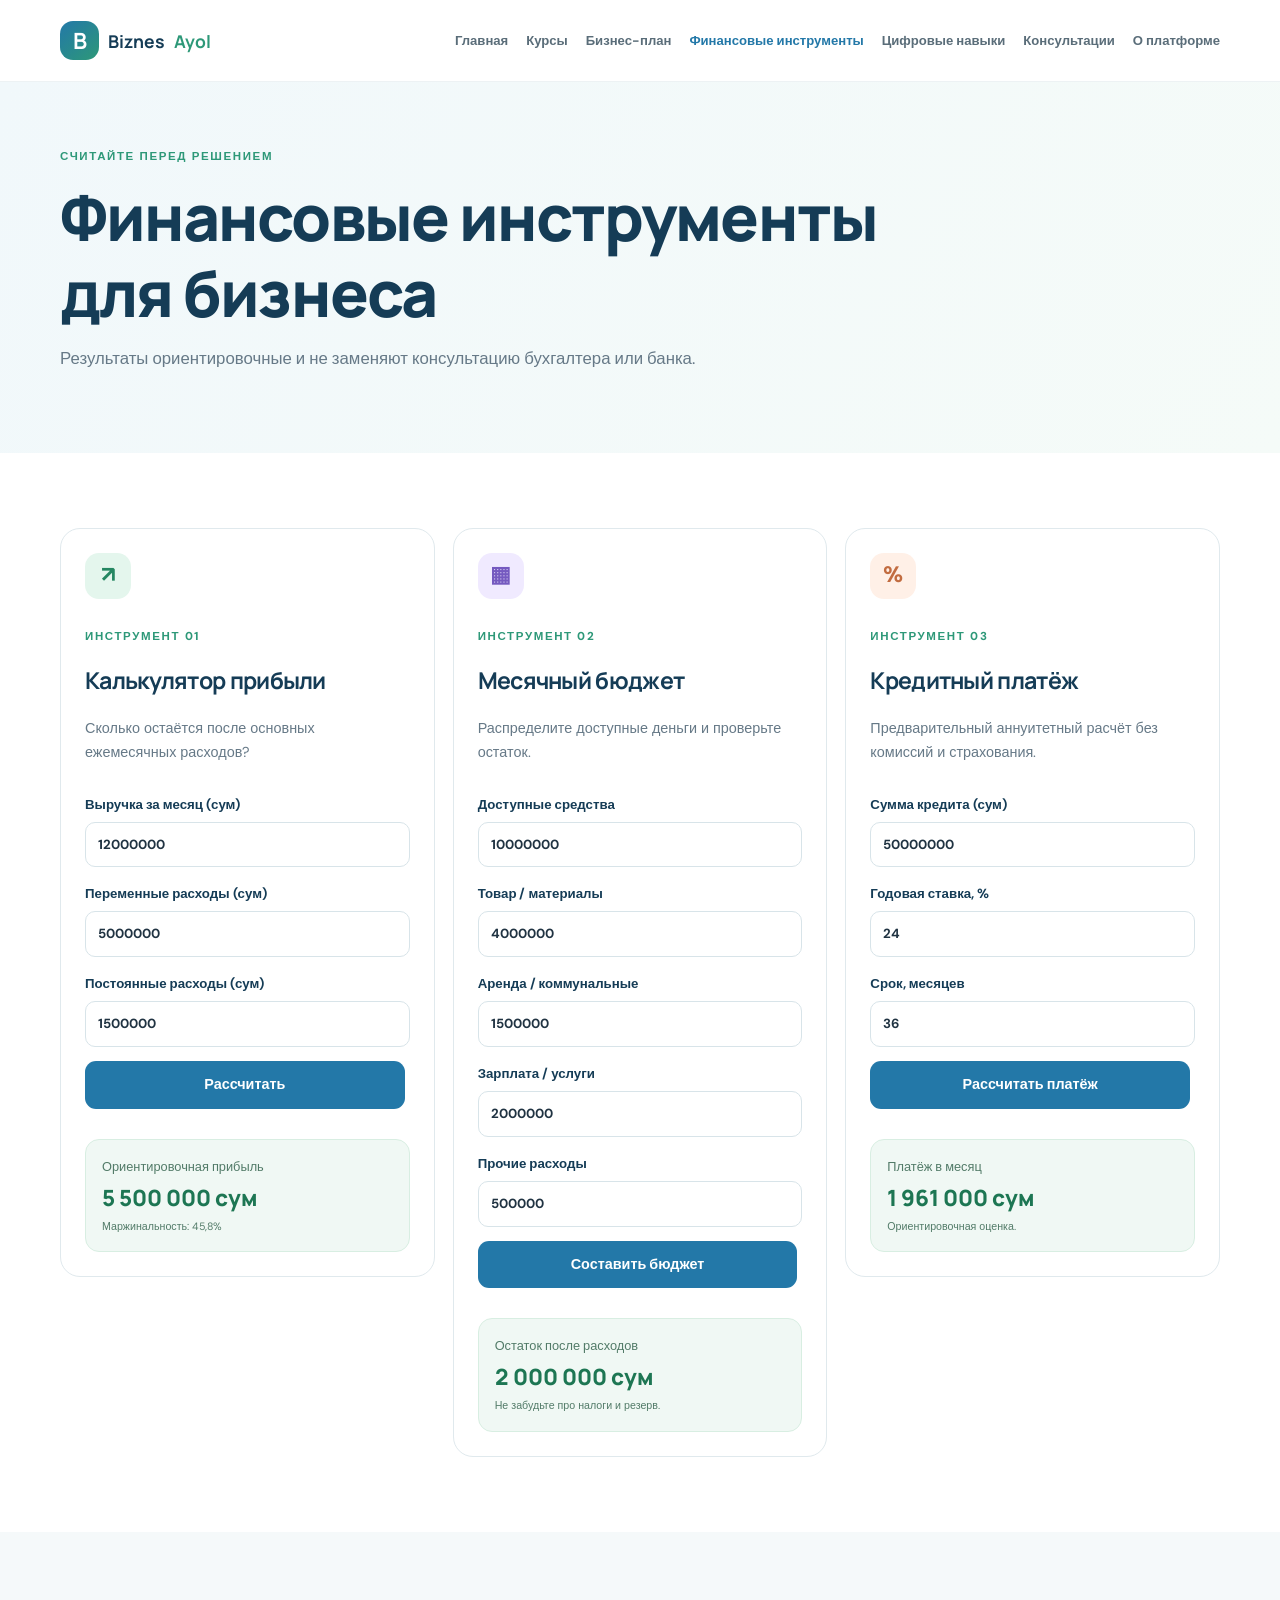
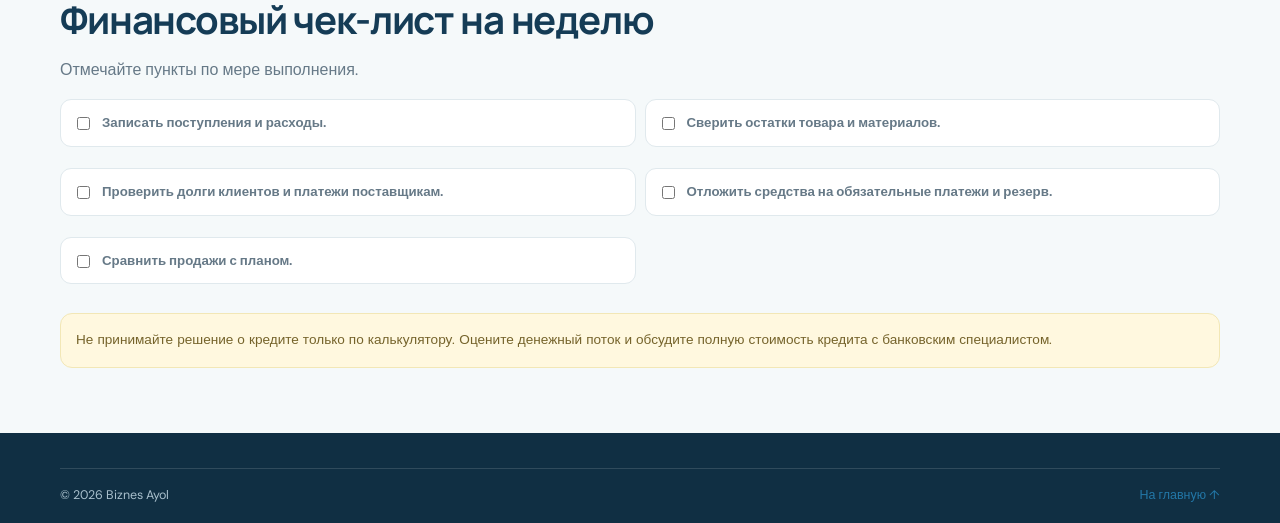
<file: tools.html>
<!doctype html>
<html lang="ru">
<head>
  <meta charset="utf-8">
  <meta name="viewport" content="width=device-width,initial-scale=1">
  <title>Финансовые инструменты — Biznes Ayol</title>
  <link rel="stylesheet" href="css/style.css">
  <script defer src="js/main.js"></script>
</head>
<body>
<header>
  <a class="logo" href="index.html"><span>B</span> Biznes <b>Ayol</b></a>
  <button class="menu">☰</button>
  <nav>
    <a href="index.html">Главная</a>
    <a href="courses.html">Курсы</a>
    <a href="business-plan.html">Бизнес-план</a>
    <a class="active" href="tools.html">Финансовые инструменты</a>
    <a href="digital.html">Цифровые навыки</a>
    <a href="consultations.html">Консультации</a>
    <a href="about.html">О платформе</a>
  </nav>
</header>

<main>
  <section class="pagehero">
    <div class="wrap">
      <span class="eyebrow">Считайте перед решением</span>
      <h1>Финансовые инструменты для бизнеса</h1>
      <p>Результаты ориентировочные и не заменяют консультацию бухгалтера или банка.</p>
    </div>
  </section>

  <section class="section wrap toolgrid">
    <article class="card">
      <span class="icon mint">↗</span>
      <span class="eyebrow">Инструмент 01</span>
      <h2>Калькулятор прибыли</h2>
      <p>Сколько остаётся после основных ежемесячных расходов?</p>

      <form id="profit-form">
        <label>Выручка за месяц (сум)
          <input id="revenue" type="number" min="0" value="12000000" required>
        </label>
        <label>Переменные расходы (сум)
          <input id="variable" type="number" min="0" value="5000000" required>
        </label>
        <label>Постоянные расходы (сум)
          <input id="fixed" type="number" min="0" value="1500000" required>
        </label>
        <button class="btn">Рассчитать</button>
      </form>

      <div class="result" id="profit-result">
        Ориентировочная прибыль
        <strong>5 500 000 сум</strong>
        <small>Маржинальность: 45,8%</small>
      </div>
    </article>

    <article class="card">
      <span class="icon lilac">▦</span>
      <span class="eyebrow">Инструмент 02</span>
      <h2>Месячный бюджет</h2>
      <p>Распределите доступные деньги и проверьте остаток.</p>

      <form id="budget-form">
        <label>Доступные средства
          <input id="income" type="number" min="0" value="10000000" required>
        </label>
        <label>Товар / материалы
          <input id="stock" type="number" min="0" value="4000000" required>
        </label>
        <label>Аренда / коммунальные
          <input id="rent" type="number" min="0" value="1500000" required>
        </label>
        <label>Зарплата / услуги
          <input id="salary" type="number" min="0" value="2000000" required>
        </label>
        <label>Прочие расходы
          <input id="other" type="number" min="0" value="500000" required>
        </label>
        <button class="btn">Составить бюджет</button>
      </form>

      <div class="result" id="budget-result">
        Остаток после расходов
        <strong>2 000 000 сум</strong>
        <small>Не забудьте про налоги и резерв.</small>
      </div>
    </article>

    <article class="card">
      <span class="icon peach">%</span>
      <span class="eyebrow">Инструмент 03</span>
      <h2>Кредитный платёж</h2>
      <p>Предварительный аннуитетный расчёт без комиссий и страхования.</p>

      <form id="loan-form">
        <label>Сумма кредита (сум)
          <input id="amount" type="number" min="1" value="50000000" required>
        </label>
        <label>Годовая ставка, %
          <input id="rate" type="number" min="0" max="100" step=".1" value="24" required>
        </label>
        <label>Срок, месяцев
          <input id="months" type="number" min="1" max="360" value="36" required>
        </label>
        <button class="btn">Рассчитать платёж</button>
      </form>

      <div class="result" id="loan-result">
        Платёж в месяц
        <strong>1 961 000 сум</strong>
        <small>Ориентировочная оценка.</small>
      </div>
    </article>
  </section>

  <section class="band">
    <div class="wrap">
      <h2>Финансовый чек-лист на неделю</h2>
      <p>Отмечайте пункты по мере выполнения.</p>
      <div class="checkgrid">
        <label><input type="checkbox"> Записать поступления и расходы.</label>
        <label><input type="checkbox"> Сверить остатки товара и материалов.</label>
        <label><input type="checkbox"> Проверить долги клиентов и платежи поставщикам.</label>
        <label><input type="checkbox"> Отложить средства на обязательные платежи и резерв.</label>
        <label><input type="checkbox"> Сравнить продажи с планом.</label>
      </div>
      <div class="notice">
        Не принимайте решение о кредите только по калькулятору. Оцените денежный поток и обсудите полную стоимость кредита с банковским специалистом.
      </div>
    </div>
  </section>
</main>

<footer>
  <div class="bottom wrap">© 2026 Biznes Ayol <a href="index.html">На главную ↑</a></div>
</footer>
</body>
</html>
</file>
<file: css/style.css>
@import url('https://fonts.googleapis.com/css2?family=DM+Sans:wght@400;500;600;700&family=Manrope:wght@400;500;600;700;800&display=swap');

:root {
  --navy: #153c56;
  --blue: #2378a8;
  --green: #2d9878;
  --ink: #203342;
  --muted: #667987;
  --line: #e0e9ed;
  --soft: #f5f9fa;
  --shadow: 0 16px 45px #193f5214;
}

* {
  box-sizing: border-box;
}

body {
  margin: 0;
  color: var(--ink);
  font: 16px/1.65 'DM Sans', sans-serif;
}

h1, h2, h3 {
  font-family: Manrope, sans-serif;
  color: var(--navy);
  line-height: 1.18;
  letter-spacing: -.03em;
  margin: 0 0 15px;
}

h1 {
  font-size: clamp(2.3rem, 5vw, 4.4rem);
  font-weight: 800;
}

h2 {
  font-size: clamp(1.7rem, 3vw, 2.5rem);
}

h3 {
  font-size: 1.2rem;
}

p {
  color: var(--muted);
  margin: 0 0 15px;
}

a {
  color: var(--blue);
  text-decoration: none;
}

button, input, select, textarea {
  font: inherit;
}

button {
  cursor: pointer;
}

.wrap {
  width: min(1160px, calc(100% - 40px));
  margin: auto;
}

/* Верхняя панель и навигация */

header {
  position: sticky;
  top: 0;
  z-index: 10;
  background: #ffffffef;
  backdrop-filter: blur(12px);
  border-bottom: 1px solid #edf2f4;
  min-height: 82px;
  padding: 14px max(calc((100% - 1160px)/2), 20px);
  display: flex;
  align-items: center;
  justify-content: space-between;
  gap: 20px;
}

.logo {
  display: flex;
  align-items: center;
  gap: 9px;
  color: var(--navy);
  font: 700 1.1rem Manrope;
  white-space: nowrap;
}

.logo span {
  width: 39px;
  height: 39px;
  display: grid;
  place-items: center;
  color: white;
  border-radius: 13px;
  background: linear-gradient(140deg, var(--blue), var(--green));
  font-size: 1.4rem;
}

.logo b {
  color: var(--green);
}

nav {
  display: flex;
  gap: clamp(9px, 1.4vw, 20px);
  align-items: center;
}

nav a {
  font-size: .82rem;
  font-weight: 700;
  color: #5a6d79;
  white-space: nowrap;
}

nav a:hover,
nav a.active {
  color: var(--blue);
}

.menu {
  display: none;
  background: white;
  border: 1px solid var(--line);
  border-radius: 9px;
  padding: 7px 12px;
  color: var(--navy);
}

/* Главный экран */

.hero {
  padding: 65px max(calc((100% - 1160px)/2), 20px);
  display: grid;
  grid-template-columns: 1fr 1fr;
  gap: 45px;
  align-items: center;
  background:
    radial-gradient(circle at 80% 40%, #e2f4ee, transparent 30%),
    linear-gradient(120deg, #f3f9fc, #fff);
}

.eyebrow {
  display: block;
  color: var(--green);
  font-size: .72rem;
  font-weight: 800;
  letter-spacing: .14em;
  text-transform: uppercase;
  margin-bottom: 13px;
}

.hero h1 em {
  color: var(--blue);
  font-style: normal;
}

.lead {
  font-size: 1.1rem;
  line-height: 1.8;
  max-width: 650px;
  margin: 20px 0 25px;
}

/* Кнопки */

.btn {
  display: inline-flex;
  align-items: center;
  justify-content: center;
  border: 0;
  border-radius: 11px;
  padding: 12px 18px;
  background: var(--blue);
  color: white;
  font-weight: 800;
  font-size: .9rem;
  margin: 4px 5px 4px 0;
}

.btn:hover {
  filter: brightness(.94);
  transform: translateY(-1px);
}

.btn.light {
  background: white;
  color: var(--navy);
  border: 1px solid #d4e2e8;
}

.btn.secondary {
  background: #eef6f8;
  color: var(--blue);
  width: 100%;
  margin-top: auto;
}

.micro {
  font-size: .8rem;
  margin-top: 28px;
}

/* Декоративная иллюстрация */

.hero-art {
  min-height: 350px;
  display: grid;
  place-items: center;
  position: relative;
  background: radial-gradient(circle, #d8eee6 0, #eef7f4 50%, transparent 51%);
}

.art-card {
  background: white;
  border-radius: 24px;
  padding: 28px;
  width: min(320px, 85%);
  box-shadow: 0 24px 70px #1e4b5b26;
  transform: rotate(-3deg);
}

.art-icon,
.icon {
  width: 46px;
  height: 46px;
  display: grid;
  place-items: center;
  border-radius: 14px;
  font-size: 1.4rem;
  font-weight: 800;
}

.art-icon {
  background: #e7f6ef;
  color: var(--green);
}

.bars {
  height: 105px;
  display: flex;
  align-items: end;
  gap: 10px;
  border-bottom: 1px solid var(--line);
}

.bars i {
  flex: 1;
  border-radius: 6px 6px 0 0;
  background: linear-gradient(#72c9a7, #2d9878);
  height: 30%;
}

.bars i:nth-child(2) {
  height: 45%;
}

.bars i:nth-child(3) {
  height: 39%;
  background: linear-gradient(#83c8e6, #2378a8);
}

.bars i:nth-child(4) {
  height: 66%;
}

.bars i:nth-child(5) {
  height: 82%;
  background: linear-gradient(#83c8e6, #2378a8);
}

.bars i:nth-child(6) {
  height: 100%;
}

.float {
  position: absolute;
  background: white;
  border-radius: 12px;
  padding: 11px 14px;
  box-shadow: var(--shadow);
  font-size: .78rem;
  font-weight: 800;
}

.f1 {
  top: 25px;
  right: 0;
}

.f2 {
  bottom: 25px;
  left: 0;
}

/* Показатели */

.stats {
  display: grid;
  grid-template-columns: repeat(4, 1fr);
  gap: 20px;
  width: min(1160px, calc(100% - 40px));
  margin: auto;
  padding: 27px 0;
  border-bottom: 1px solid var(--line);
}

.stats div {
  padding-left: 18px;
  border-left: 2px solid #d8eee5;
}

.stats b {
  display: block;
  font: 800 1.4rem Manrope;
  color: var(--navy);
}

.stats span {
  font-size: .78rem;
  color: var(--muted);
}

/* Секции и карточки */

.section {
  padding-top: 75px;
  padding-bottom: 75px;
}

.heading {
  display: flex;
  justify-content: space-between;
  align-items: end;
  gap: 30px;
  margin-bottom: 30px;
}

.heading p {
  max-width: 380px;
}

.grid {
  display: grid;
  grid-template-columns: repeat(3, 1fr);
  gap: 18px;
}

.card {
  display: flex;
  flex-direction: column;
  border: 1px solid var(--line);
  border-radius: 20px;
  padding: 24px;
  background: white;
  transition: .2s;
  min-width: 0;
}

.card:hover {
  transform: translateY(-3px);
  box-shadow: var(--shadow);
}

.card p {
  font-size: .9rem;
}

.card > b {
  font-size: .85rem;
  margin-top: auto;
  color: var(--blue);
}

.icon {
  margin-bottom: 20px;
}

.lilac {
  background: #f0eaff;
  color: #755ac0;
}

.peach {
  background: #fff0e7;
  color: #c26c40;
}

.mint {
  background: #e4f6ed;
  color: #258762;
}

.blue {
  background: #e5f4fb;
  color: #2478a5;
}

.yellow {
  background: #fff6d9;
  color: #9a7a16;
}

.rose {
  background: #fde9ef;
  color: #b34e75;
}

/* Цветные секции и путь пользователя */

.band {
  background: var(--soft);
  padding: 65px 0;
}

.split,
.two {
  display: grid;
  grid-template-columns: 1fr 1fr;
  gap: 50px;
  align-items: start;
}

.split ul,
.two ul {
  padding-left: 22px;
  color: var(--muted);
}

li {
  margin: 8px 0;
}

.steps p,
.tip {
  padding: 19px;
  background: white;
  border: 1px solid var(--line);
  border-radius: 15px;
  margin-bottom: 12px;
}

.steps b,
.steps small {
  display: block;
}

.steps small {
  color: var(--muted);
  margin-top: 5px;
}

.cta {
  margin-top: 55px;
  margin-bottom: 70px;
  padding: 38px 42px;
  border-radius: 24px;
  background: linear-gradient(115deg, #1d5d7e, #238c85);
  display: flex;
  justify-content: space-between;
  align-items: center;
  gap: 25px;
}

.cta h2,
.cta p {
  color: white;
}

.cta .eyebrow {
  color: #b9f0d9;
}

/* Подвал */

footer {
  background: #102f43;
  color: #d5e2e9;
  padding: 35px 0 18px;
}

.foot {
  display: grid;
  grid-template-columns: 1.4fr 1fr 1fr 1.2fr;
  gap: 25px;
  padding-bottom: 28px;
}

.foot > div {
  display: flex;
  flex-direction: column;
  align-items: start;
  gap: 8px;
}

.foot p {
  font-size: .8rem;
  color: #a9c0cd;
}

.foot > div > a:not(.logo) {
  color: #b8ccd7;
  font-size: .84rem;
}

.bottom {
  border-top: 1px solid #ffffff22;
  padding-top: 16px;
  display: flex;
  justify-content: space-between;
  gap: 15px;
  font-size: .78rem;
  color: #a9c0cd;
}

/* Внутренние страницы */

.pagehero {
  padding: 65px 0;
  background: linear-gradient(120deg, #f1f8fb, #f5fbf8);
}

.pagehero h1 {
  max-width: 850px;
}

.pagehero p {
  max-width: 760px;
  font-size: 1.05rem;
  margin-top: 15px;
}

/* Поиск и формы */

.filters {
  display: flex;
  gap: 18px;
  margin-bottom: 25px;
}

.filters > div {
  max-width: 340px;
  flex: 1;
}

label {
  display: block;
  font-size: .83rem;
  font-weight: 700;
  color: var(--navy);
  margin-bottom: 12px;
}

input,
select,
textarea {
  display: block;
  width: 100%;
  margin-top: 6px;
  padding: 11px 12px;
  border: 1px solid #d8e4e9;
  border-radius: 10px;
  background: white;
  color: var(--ink);
}

input:focus,
select:focus,
textarea:focus {
  outline: 2px solid #d7edf7;
  border-color: var(--blue);
}

/* Карточки курсов */

.course {
  gap: 12px;
}

.cover {
  min-height: 160px;
  border-radius: 13px;
  padding: 20px;
  font-size: .72rem;
  font-weight: 800;
  letter-spacing: .08em;
}

.cover h2 {
  font-size: 1.6rem;
  margin-top: 20px;
}

.course small {
  color: var(--muted);
}

details {
  font-size: .85rem;
  color: var(--muted);
  margin-bottom: 15px;
}

summary {
  cursor: pointer;
  color: var(--blue);
  font-weight: 800;
}

/* Примеры бизнес-планов */

.tabs {
  display: flex;
  gap: 9px;
  flex-wrap: wrap;
  margin-bottom: 25px;
}

.tab {
  border: 1px solid var(--line);
  border-radius: 10px;
  padding: 11px 15px;
  background: white;
  color: var(--muted);
  font-weight: 800;
}

.tab.active {
  background: var(--navy);
  color: white;
}

.plan {
  display: none;
  border: 1px solid var(--line);
  border-radius: 20px;
  padding: 27px;
}

.plan.active {
  display: block;
}

.two {
  gap: 30px;
}

.two h3 {
  margin-top: 22px;
}

.two table,
.example table {
  width: 100%;
  border-collapse: collapse;
  font-size: .84rem;
}

.two td,
.example td,
.example th {
  border-bottom: 1px solid var(--line);
  padding: 11px 8px;
  text-align: left;
}

.two td:last-child {
  text-align: right;
  white-space: nowrap;
  font-weight: 600;
}

.total td {
  background: #edf8f2;
  color: #246b50;
  font-weight: 800 !important;
}

/* Формы бизнес-плана и консультаций */

.form {
  background: white;
  border: 1px solid var(--line);
  padding: 25px;
  border-radius: 20px;
  box-shadow: var(--shadow);
}

.formgrid {
  display: grid;
  grid-template-columns: 1fr 1fr;
  gap: 12px;
}

.wide {
  grid-column: 1 / -1;
}

/* Финансовые калькуляторы */

.toolgrid {
  display: grid;
  grid-template-columns: repeat(3, 1fr);
  gap: 18px;
  align-items: start;
}

.toolgrid .card {
  gap: 8px;
}

.toolgrid h2 {
  font-size: 1.45rem;
}

.toolgrid form {
  display: flex;
  flex-direction: column;
  gap: 4px;
}

.toolgrid label {
  margin: 6px 0;
}

.result {
  margin-top: 18px;
  padding: 16px;
  background: #f0f8f4;
  border: 1px solid #d8eee2;
  border-radius: 14px;
  color: #527b68;
  font-size: .8rem;
}

.result strong {
  display: block;
  color: #1d7653;
  font: 800 1.4rem Manrope;
  margin: 5px 0;
  overflow-wrap: anywhere;
}

.result small {
  display: block;
}

.notice {
  background: #fff8df;
  border: 1px solid #f2e7b6;
  color: #75632b;
  padding: 15px;
  border-radius: 12px;
  font-size: .85rem;
  margin-top: 17px;
}

/* Чек-листы */

.checkgrid {
  display: grid;
  grid-template-columns: 1fr 1fr;
  gap: 9px;
}

.checkgrid label {
  display: flex;
  align-items: start;
  gap: 9px;
  background: white;
  border: 1px solid var(--line);
  border-radius: 11px;
  padding: 12px;
  font-size: .83rem;
  color: var(--muted);
}

.checkgrid input {
  width: auto;
  margin-top: 5px;
  accent-color: var(--green);
}

.checkgrid.one {
  grid-template-columns: 1fr;
}

/* Консультации и цифровые навыки */

.service {
  padding: 20px 0;
  border-bottom: 1px solid var(--line);
}

.service p {
  margin: 8px 0 0;
  font-size: .9rem;
}

.generated {
  white-space: pre-wrap;
  background: #f3f9fb;
  border: 1px solid var(--line);
  padding: 14px;
  border-radius: 12px;
  margin-top: 14px;
  font-size: .86rem;
}

.digital {
  grid-template-columns: 1fr 1fr;
}

.example {
  background: #f5f9fa;
  border-radius: 12px;
  padding: 15px;
  margin-top: 16px;
}

.example p {
  font-size: .82rem;
}

.copy {
  border: 0;
  background: transparent;
  color: var(--blue);
  font-weight: 800;
  padding: 5px 0;
}

.four {
  grid-template-columns: repeat(4, 1fr);
}

/* Адаптация под планшеты */

@media (max-width: 1000px) {
  header {
    padding: 13px 20px;
  }

  nav {
    gap: 10px;
  }

  nav a {
    font-size: .73rem;
  }

  .toolgrid {
    grid-template-columns: 1fr 1fr;
  }

  .toolgrid .card:last-child {
    grid-column: 1 / -1;
  }

  .foot {
    grid-template-columns: 1fr 1fr;
  }

  .four {
    grid-template-columns: 1fr 1fr;
  }
}

/* Адаптация под мобильные устройства */

@media (max-width: 760px) {
  header {
    min-height: 70px;
  }

  .menu {
    display: block;
  }

  nav {
    display: none;
    position: absolute;
    top: 69px;
    left: 0;
    right: 0;
    background: white;
    padding: 15px 22px 22px;
    border-bottom: 1px solid var(--line);
    box-shadow: var(--shadow);
    flex-direction: column;
    align-items: stretch;
  }

  nav.open {
    display: flex;
  }

  nav a {
    padding: 8px 0;
    font-size: .9rem;
  }

  .hero {
    grid-template-columns: 1fr;
    padding-top: 50px;
    gap: 10px;
  }

  .hero-art {
    min-height: 310px;
  }

  .stats {
    grid-template-columns: 1fr 1fr;
  }

  .section {
    padding: 55px 0;
  }

  .heading {
    display: block;
  }

  .heading p {
    margin-top: 12px;
  }

  .grid,
  .digital,
  .toolgrid,
  .split,
  .two {
    grid-template-columns: 1fr;
  }

  .toolgrid .card:last-child {
    grid-column: auto;
  }

  .cta {
    display: block;
    padding: 28px 23px;
    margin-top: 35px;
  }

  .cta .btn {
    margin-top: 18px;
  }

  .foot {
    grid-template-columns: 1fr 1fr;
  }

  .foot > div:first-child {
    grid-column: 1 / -1;
  }

  .bottom {
    flex-direction: column;
  }

  .filters {
    flex-direction: column;
  }

  .filters > div {
    max-width: none;
  }

  .plan {
    padding: 17px;
  }

  .formgrid {
    grid-template-columns: 1fr;
  }

  .wide {
    grid-column: auto;
  }

  .checkgrid {
    grid-template-columns: 1fr;
  }

  .four {
    grid-template-columns: 1fr 1fr;
  }
}

/* Адаптация под маленькие телефоны */

@media (max-width: 430px) {
  .hero h1 {
    font-size: 2.45rem;
  }

  .hero .btn {
    width: 100%;
    margin: 5px 0;
  }

  .hero-art {
    min-height: 270px;
  }

  .art-card {
    width: 250px;
    padding: 22px;
  }

  .float {
    font-size: .68rem;
    padding: 9px;
  }

  .f1 {
    top: 7px;
  }

  .f2 {
    bottom: 7px;
  }

  .foot {
    grid-template-columns: 1fr;
  }

  .foot > div:first-child {
    grid-column: auto;
  }

  .bottom {
    font-size: .72rem;
  }

  .four {
    grid-template-columns: 1fr;
  }
}
</file>
